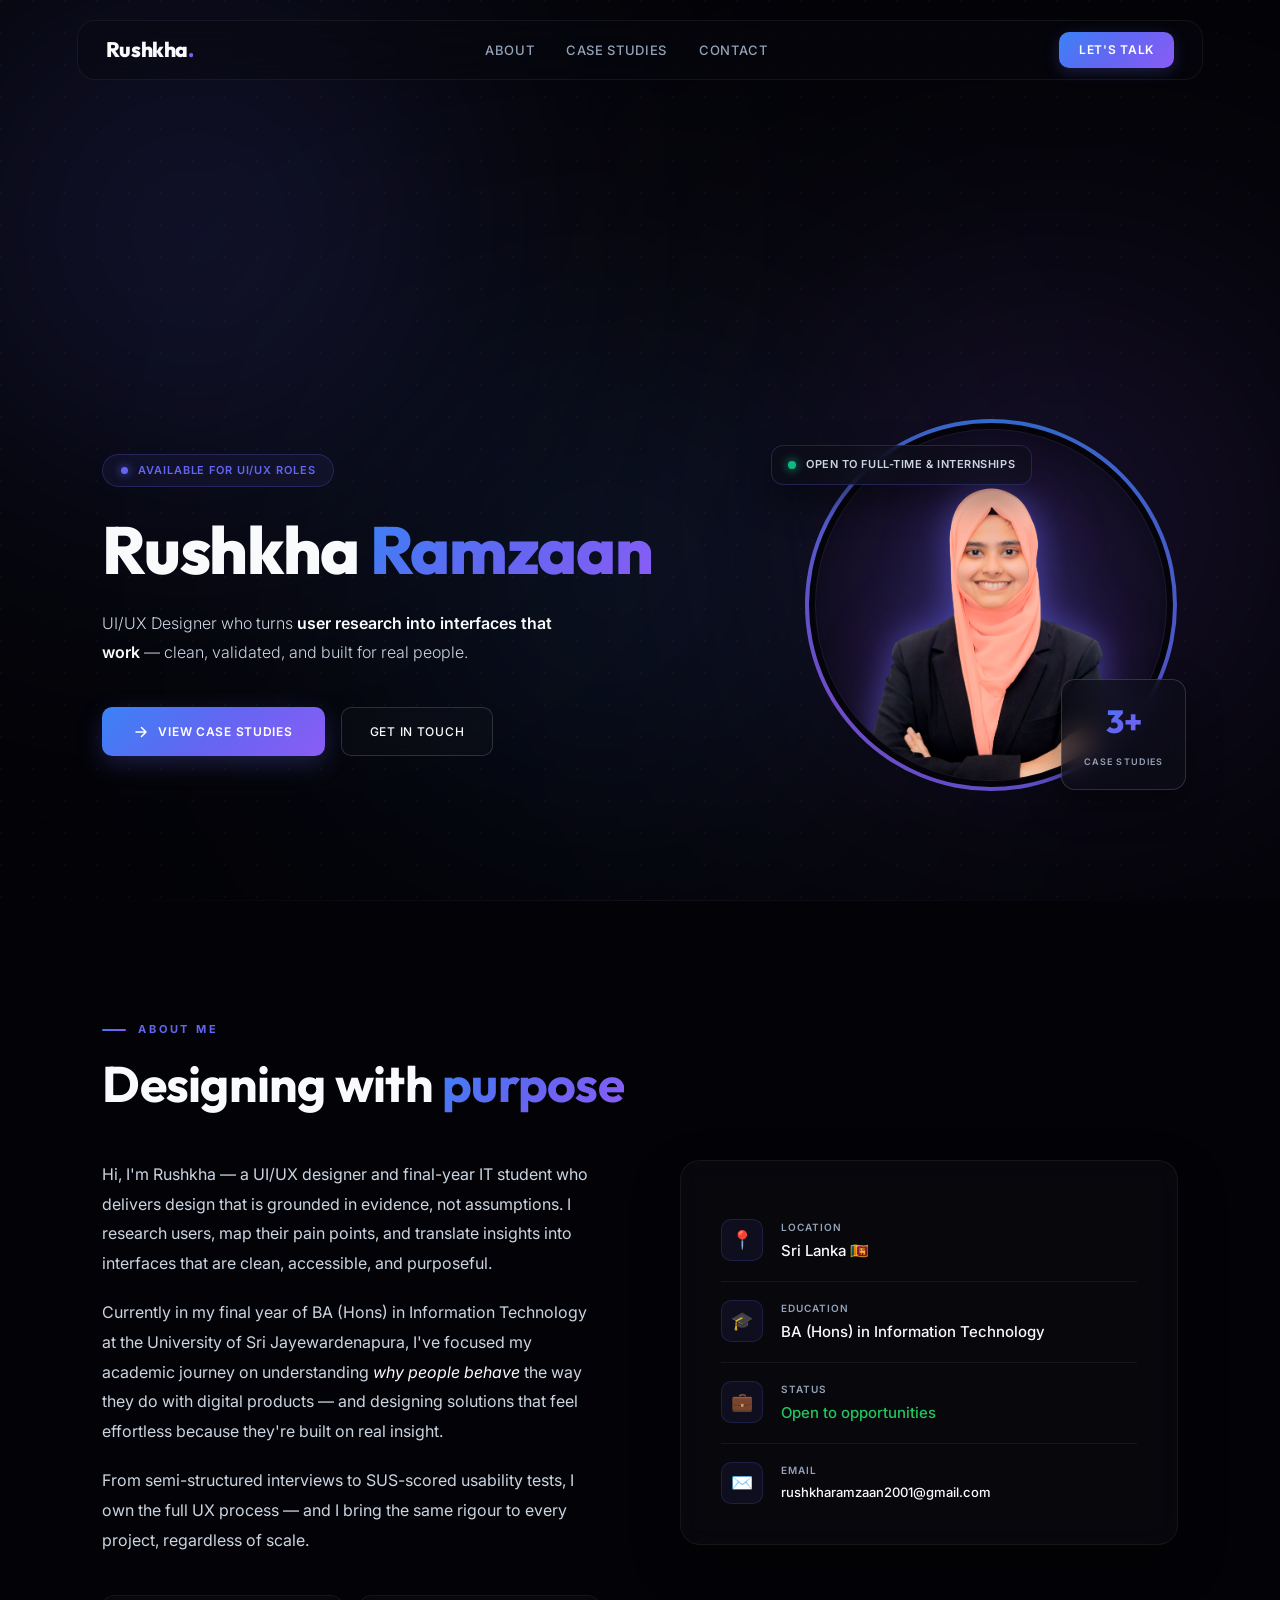
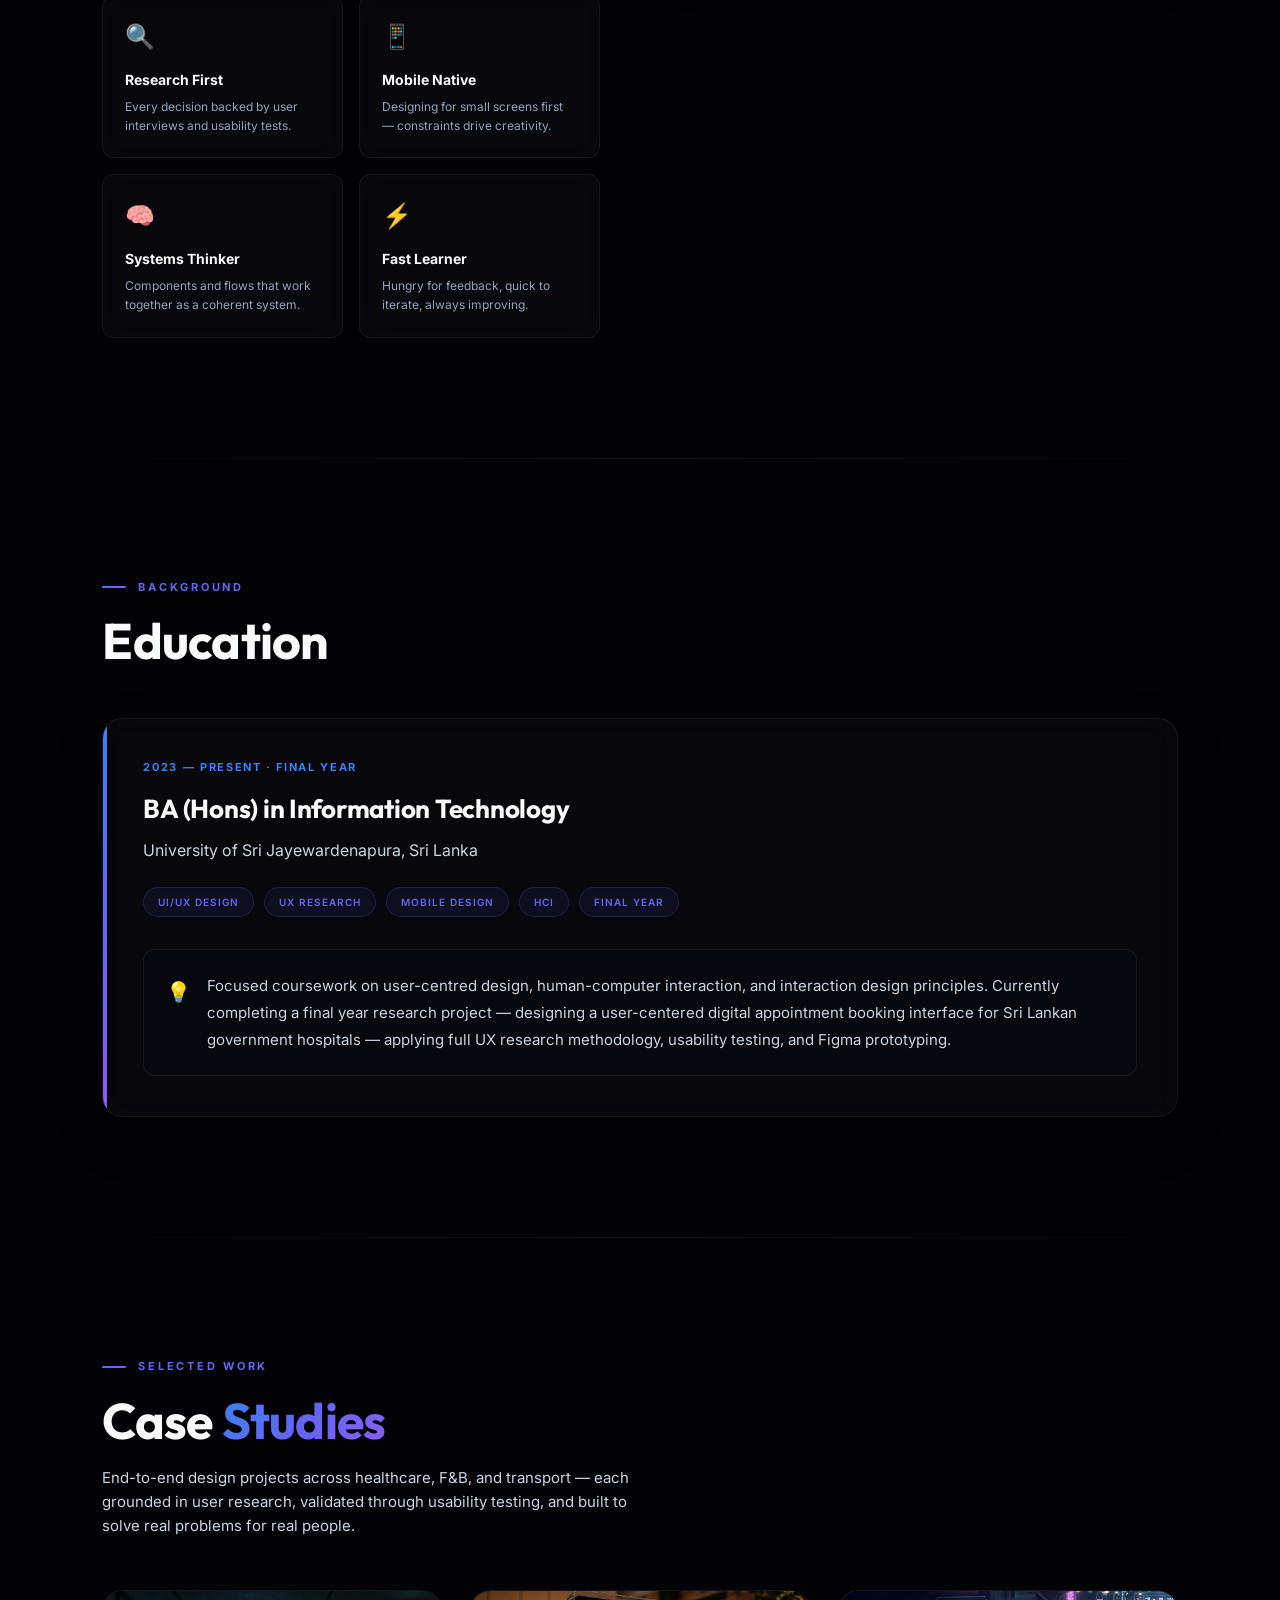
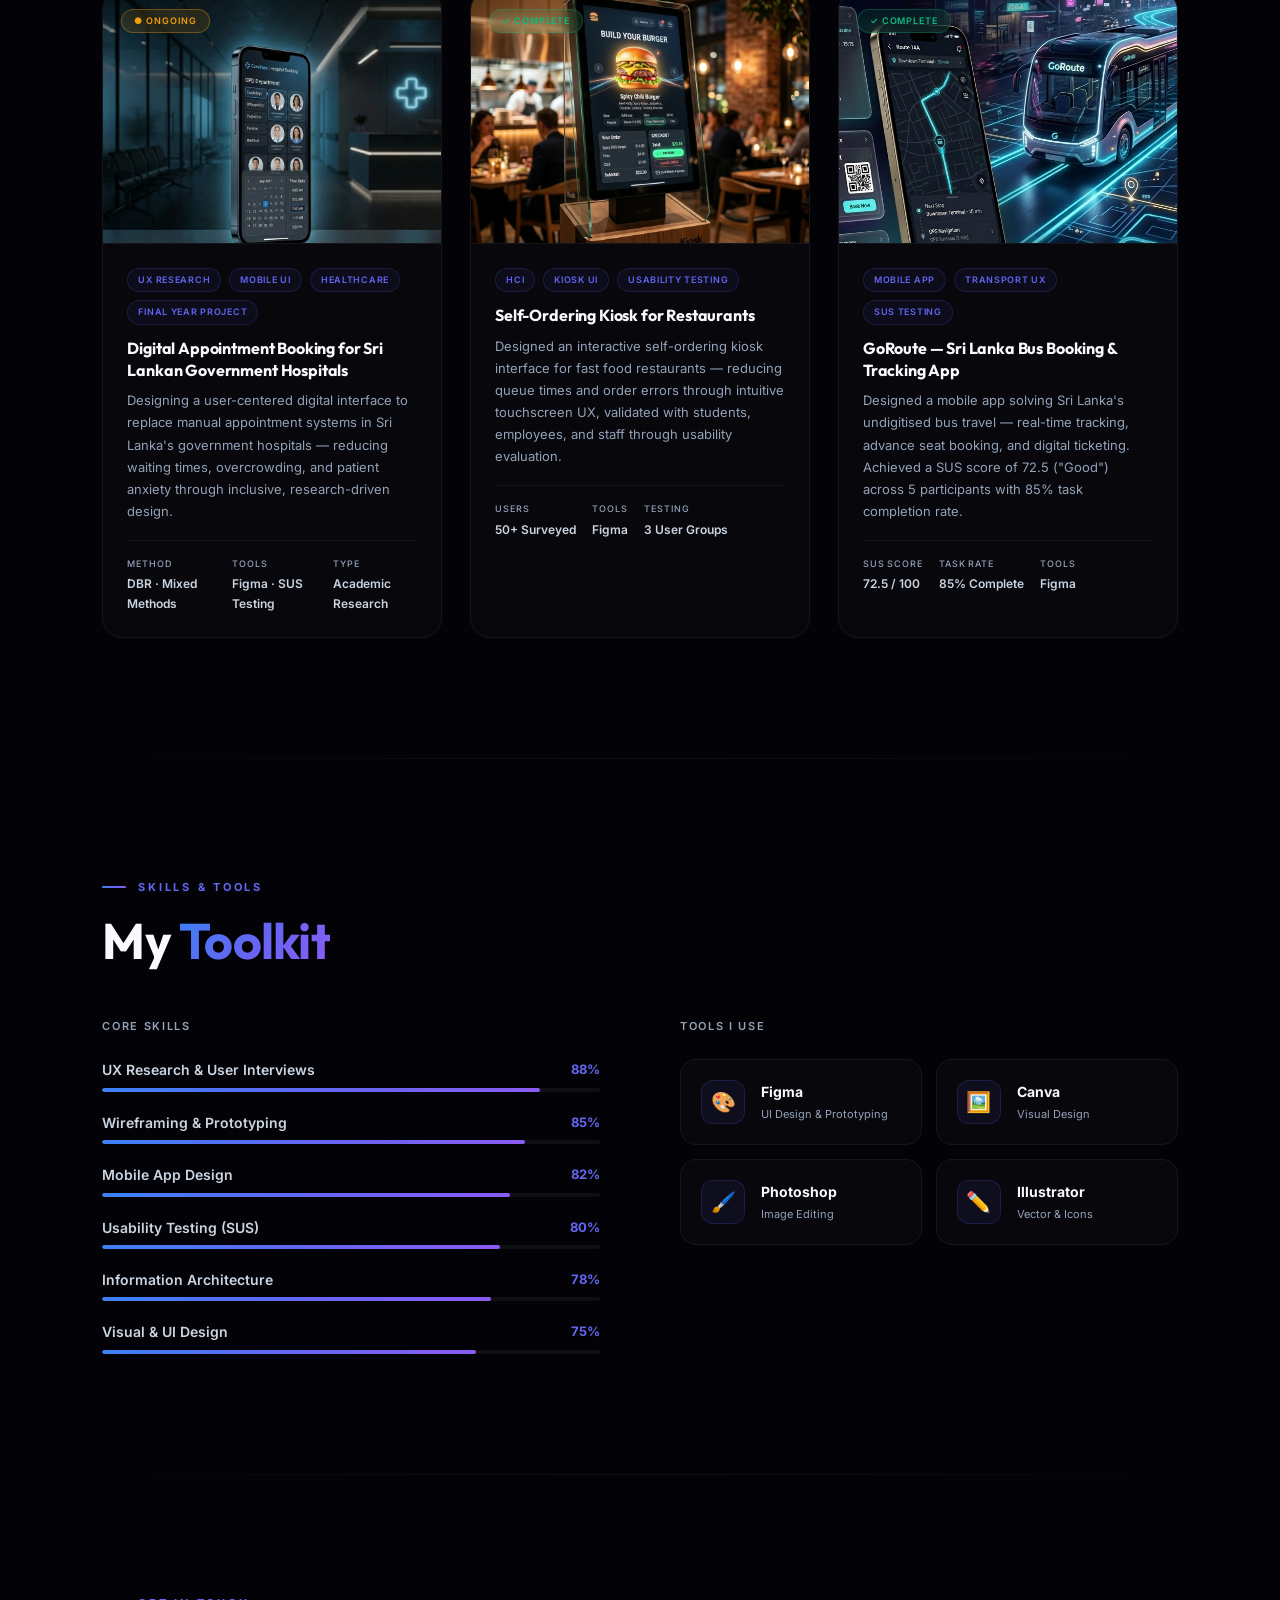
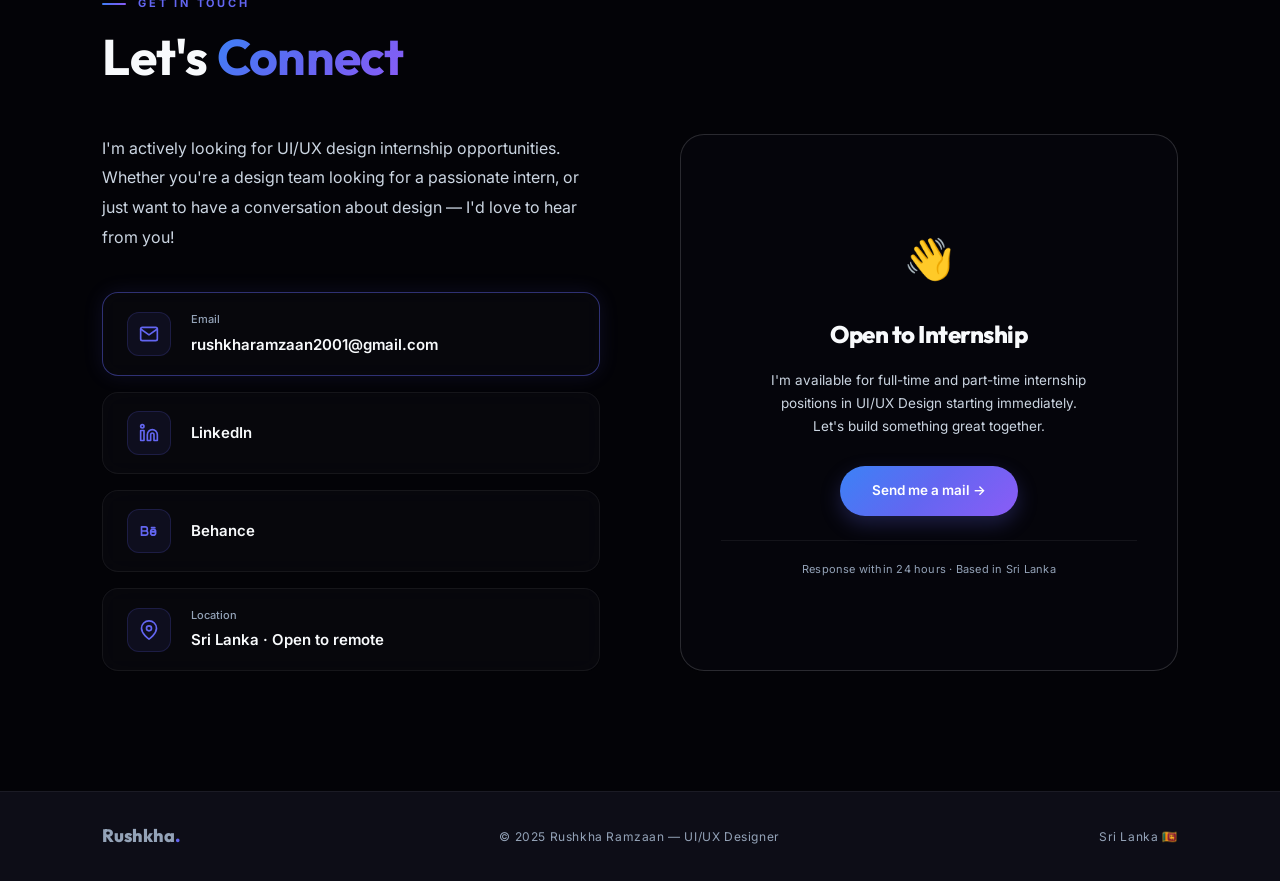
<file: index.html>
<!DOCTYPE html>
<html lang="en">

<head>
  <meta charset="UTF-8" />
  <meta name="viewport" content="width=device-width, initial-scale=1.0" />
  <title>Rushkha Ramzaan — UI/UX Designer</title>
  <link
    href="https://fonts.googleapis.com/css2?family=Inter:wght@300;400;500;600;700&family=Outfit:wght@300;400;500;600;700;800&display=swap"
    rel="stylesheet" />
  <link rel="stylesheet" href="assets/css/style.css" />
</head>

<body>

  <!-- AMBIENT BACKGROUND ORBS -->
  <div class="ambient-orbs-container">
    <div class="ambient-orb orb-indigo"></div>
    <div class="ambient-orb orb-purple"></div>
    <div class="ambient-orb orb-blue"></div>
  </div>

  <!-- NAV -->
  <nav>
    <a href="#hero" class="nav-logo">Rushkha<span>.</span></a>
    <ul class="nav-links">
      <li><a href="#about">About</a></li>
      <li><a href="#work">Case Studies</a></li>
      <li><a href="#contact">Contact</a></li>
    </ul>
    <a href="#contact" class="nav-cta">Let's Talk</a>
    <button class="menu-toggle" aria-label="Toggle Menu">
      <span class="hamburger-bar"></span>
      <span class="hamburger-bar"></span>
      <span class="hamburger-bar"></span>
    </button>
  </nav>

  <!-- HERO -->
  <section id="hero">
    <div class="glow-orb orb1"></div>
    <div class="glow-orb orb2"></div>
    <div class="hero-text">
      <div class="hero-chip"><span class="chip-dot"></span>Available for UI/UX Roles</div>
      <h1 class="hero-name">Rushkha <span class="acc">Ramzaan</span></h1>
      <p class="hero-sub">UI/UX Designer who turns <strong>user research into interfaces that work</strong> — clean,
        validated, and built for real people.</p>
      <div class="hero-actions">
        <a href="#work" class="btn-primary">
          <svg width="14" height="14" viewBox="0 0 14 14" fill="none">
            <path d="M2 7h10M7.5 2.5L12 7l-4.5 4.5" stroke="currentColor" stroke-width="1.5" stroke-linecap="round"
              stroke-linejoin="round" />
          </svg>
          View Case Studies
        </a>
        <a href="#contact" class="btn-ghost">Get in Touch</a>
      </div>
    </div>
    <div class="hero-photo-col">
      <div class="hero-circle-wrap">
        <div class="hero-circle-ring"></div>
        <div class="hero-circle-inner">
          <img src="assets/images/profile.png" alt="Rushkha Ramzaan" />
        </div>
        <div class="hero-open-badge"><span class="open-dot"></span>Open to Full-Time &amp; Internships</div>
        <div class="hero-stat-badge"><span class="stat-num">3+</span><span class="stat-label">Case Studies</span></div>
      </div>
    </div>
  </section>
  <div class="divider"></div>

  <!-- ABOUT -->
  <section id="about">
    <p class="sec-eye fade-up">About Me</p>
    <h2 class="sec-title fade-up">Designing with <span class="acc">purpose</span></h2>
    <div class="about-grid">
      <div>
        <div class="about-body fade-up d1">
          <p>Hi, I'm Rushkha — a UI/UX designer and final-year IT student who delivers design that is grounded in
            evidence, not assumptions. I research users, map their pain points, and translate insights into interfaces
            that are clean, accessible, and purposeful.</p>
          <p>Currently in my final year of BA (Hons) in Information Technology at the University of Sri Jayewardenapura,
            I've focused my academic journey on understanding <em style="color:var(--text)">why people behave</em> the
            way they do with digital products — and designing solutions that feel effortless because they're built on
            real insight.</p>
          <p>From semi-structured interviews to SUS-scored usability tests, I own the full UX process — and I bring the
            same rigour to every project, regardless of scale.</p>
        </div>
        <div class="highlight-grid fade-up d2">
          <div class="hl-card">
            <div class="hl-icon">🔍</div>
            <div class="hl-title">Research First</div>
            <div class="hl-text">Every decision backed by user interviews and usability tests.</div>
          </div>
          <div class="hl-card">
            <div class="hl-icon">📱</div>
            <div class="hl-title">Mobile Native</div>
            <div class="hl-text">Designing for small screens first — constraints drive creativity.</div>
          </div>
          <div class="hl-card">
            <div class="hl-icon">🧠</div>
            <div class="hl-title">Systems Thinker</div>
            <div class="hl-text">Components and flows that work together as a coherent system.</div>
          </div>
          <div class="hl-card">
            <div class="hl-icon">⚡</div>
            <div class="hl-title">Fast Learner</div>
            <div class="hl-text">Hungry for feedback, quick to iterate, always improving.</div>
          </div>
        </div>
      </div>
      <div class="fade-up d2">
        <div class="about-info-card">
          <div class="info-row">
            <div class="info-icon">📍</div>
            <div>
              <div class="info-label">Location</div>
              <div class="info-val">Sri Lanka 🇱🇰</div>
            </div>
          </div>
          <div class="info-row">
            <div class="info-icon">🎓</div>
            <div>
              <div class="info-label">Education</div>
              <div class="info-val">BA (Hons) in Information Technology</div>
            </div>
          </div>
          <div class="info-row">
            <div class="info-icon">💼</div>
            <div>
              <div class="info-label">Status</div>
              <div class="info-val" style="color:#22c55e">Open to opportunities</div>
            </div>
          </div>
          <div class="info-row">
            <div class="info-icon">✉️</div>
            <div>
              <div class="info-label">Email</div>
              <div class="info-val" style="font-size:13px">rushkharamzaan2001@gmail.com</div>
            </div>
          </div>
        </div>
      </div>
    </div>
  </section>
  <div class="divider"></div>

  <!-- EDUCATION -->
  <section id="education">
    <p class="sec-eye fade-up">Background</p>
    <h2 class="sec-title fade-up">Education</h2>
    <div class="edu-card fade-up d1">
      <div class="edu-year">2023 — Present · Final Year</div>
      <div class="edu-degree">BA (Hons) in Information Technology</div>
      <div class="edu-uni">University of Sri Jayewardenapura, Sri Lanka</div>
      <div class="edu-tags">
        <span class="edu-tag">UI/UX Design</span><span class="edu-tag">UX Research</span>
        <span class="edu-tag">Mobile Design</span><span class="edu-tag">HCI</span><span class="edu-tag">Final
          Year</span>
      </div>
      <div class="edu-note">
        <span style="font-size:20px;flex-shrink:0;margin-top:2px">💡</span>
        <span>Focused coursework on user-centred design, human-computer interaction, and interaction design principles.
          Currently completing a final year research project — designing a user-centered digital appointment booking
          interface for Sri Lankan government hospitals — applying full UX research methodology, usability testing, and
          Figma prototyping.</span>
      </div>
    </div>
  </section>
  <div class="divider"></div>

  <!-- WORK -->
  <section id="work">
    <p class="sec-eye fade-up">Selected Work</p>
    <h2 class="sec-title fade-up">Case <span class="acc">Studies</span></h2>
    <p class="fade-up" style="color:var(--text-dim);font-size:15px;max-width:560px;margin-bottom:52px;margin-top:12px">
      End-to-end design projects across healthcare, F&amp;B, and transport — each grounded in user research, validated
      through usability testing, and built to solve real problems for real people.</p>

    <div class="case-grid">

      <!-- CARD 1: Hospital Booking -->
      <div class="case-card fade-up" style="cursor: default;">
        <div class="case-cover" style="padding: 0;">
          <img src="assets/images/hospital_cover_new.png" alt="Hospital Booking Cover" class="case-cover-img" />
          <div class="case-status status-ongoing">● Ongoing</div>
        </div>
        <div class="case-info">
          <div class="ctags">
            <span class="ctag">UX Research</span>
            <span class="ctag">Mobile UI</span>
            <span class="ctag">Healthcare</span>
            <span class="ctag">Final Year Project</span>
          </div>
          <p class="case-name">Digital Appointment Booking for Sri Lankan Government Hospitals</p>
          <p class="case-desc">Designing a user-centered digital interface to replace manual appointment systems in Sri
            Lanka's government hospitals — reducing waiting times, overcrowding, and patient anxiety through inclusive,
            research-driven design.</p>
          <div class="case-meta">
            <div class="meta-item">
              <div class="meta-label">Method</div>
              <div class="meta-val">DBR · Mixed Methods</div>
            </div>
            <div class="meta-item">
              <div class="meta-label">Tools</div>
              <div class="meta-val">Figma · SUS Testing</div>
            </div>
            <div class="meta-item">
              <div class="meta-label">Type</div>
              <div class="meta-val">Academic Research</div>
            </div>
          </div>
        </div>
      </div>

      <!-- CARD 2: Kiosk -->
      <a href="case_study2.html" class="case-card fade-up d1">
        <div class="case-cover" style="padding: 0;">
          <img src="assets/images/kiosk_cover_new.png" alt="Self-Ordering Kiosk Cover" class="case-cover-img" />
          <div class="case-arrow">↗</div>
          <div class="case-status status-complete">✓ Complete</div>
        </div>
        <div class="case-info">
          <div class="ctags">
            <span class="ctag">HCI</span>
            <span class="ctag">Kiosk UI</span>
            <span class="ctag">Usability Testing</span>
          </div>
          <p class="case-name">Self-Ordering Kiosk for Restaurants</p>
          <p class="case-desc">Designed an interactive self-ordering kiosk interface for fast food restaurants —
            reducing queue times and order errors through intuitive touchscreen UX, validated with students, employees,
            and staff through usability evaluation.</p>
          <div class="case-meta">
            <div class="meta-item">
              <div class="meta-label">Users</div>
              <div class="meta-val">50+ Surveyed</div>
            </div>
            <div class="meta-item">
              <div class="meta-label">Tools</div>
              <div class="meta-val">Figma</div>
            </div>
            <div class="meta-item">
              <div class="meta-label">Testing</div>
              <div class="meta-val">3 User Groups</div>
            </div>
          </div>
        </div>
      </a>

      <!-- CARD 3: GoRoute -->
      <a href="case_study3.html" class="case-card fade-up d2">
        <div class="case-cover" style="padding: 0;">
          <img src="assets/images/goroute_cover.png" alt="GoRoute App Cover" class="case-cover-img" />
          <div class="case-arrow">↗</div>
          <div class="case-status status-complete">✓ Complete</div>
        </div>
        <div class="case-info">
          <div class="ctags">
            <span class="ctag">Mobile App</span>
            <span class="ctag">Transport UX</span>
            <span class="ctag">SUS Testing</span>
          </div>
          <p class="case-name">GoRoute — Sri Lanka Bus Booking &amp; Tracking App</p>
          <p class="case-desc">Designed a mobile app solving Sri Lanka's undigitised bus travel — real-time tracking,
            advance seat booking, and digital ticketing. Achieved a SUS score of 72.5 ("Good") across 5 participants
            with 85% task completion rate.</p>
          <div class="case-meta">
            <div class="meta-item">
              <div class="meta-label">SUS Score</div>
              <div class="meta-val">72.5 / 100</div>
            </div>
            <div class="meta-item">
              <div class="meta-label">Task Rate</div>
              <div class="meta-val">85% Complete</div>
            </div>
            <div class="meta-item">
              <div class="meta-label">Tools</div>
              <div class="meta-val">Figma</div>
            </div>
          </div>
        </div>
      </a>

    </div>
  </section>
  <div class="divider"></div>

  <!-- SKILLS -->
  <section id="skills">
    <p class="sec-eye fade-up">Skills &amp; Tools</p>
    <h2 class="sec-title fade-up">My <span class="acc">Toolkit</span></h2>
    <div class="skills-layout">
      <div class="fade-up d1">
        <p class="sg-title">Core Skills</p>
        <div class="skill-bars">
          <div>
            <div class="skill-top"><span class="skill-name">UX Research &amp; User Interviews</span><span
                class="skill-pct">88%</span></div>
            <div class="skill-track">
              <div class="skill-fill" data-w="88%"></div>
            </div>
          </div>
          <div>
            <div class="skill-top"><span class="skill-name">Wireframing &amp; Prototyping</span><span
                class="skill-pct">85%</span></div>
            <div class="skill-track">
              <div class="skill-fill" data-w="85%"></div>
            </div>
          </div>
          <div>
            <div class="skill-top"><span class="skill-name">Mobile App Design</span><span class="skill-pct">82%</span>
            </div>
            <div class="skill-track">
              <div class="skill-fill" data-w="82%"></div>
            </div>
          </div>
          <div>
            <div class="skill-top"><span class="skill-name">Usability Testing (SUS)</span><span
                class="skill-pct">80%</span></div>
            <div class="skill-track">
              <div class="skill-fill" data-w="80%"></div>
            </div>
          </div>
          <div>
            <div class="skill-top"><span class="skill-name">Information Architecture</span><span
                class="skill-pct">78%</span></div>
            <div class="skill-track">
              <div class="skill-fill" data-w="78%"></div>
            </div>
          </div>
          <div>
            <div class="skill-top"><span class="skill-name">Visual &amp; UI Design</span><span
                class="skill-pct">75%</span></div>
            <div class="skill-track">
              <div class="skill-fill" data-w="75%"></div>
            </div>
          </div>
        </div>
      </div>
      <div class="fade-up d2">
        <p class="sg-title">Tools I Use</p>
        <div class="tools-grid">
          <div class="tool-card">
            <div class="tool-icon">🎨</div>
            <div>
              <div class="tool-name">Figma</div>
              <div class="tool-role">UI Design &amp; Prototyping</div>
            </div>
          </div>
          <div class="tool-card">
            <div class="tool-icon">🖼️</div>
            <div>
              <div class="tool-name">Canva</div>
              <div class="tool-role">Visual Design</div>
            </div>
          </div>
          <div class="tool-card">
            <div class="tool-icon">🖌️</div>
            <div>
              <div class="tool-name">Photoshop</div>
              <div class="tool-role">Image Editing</div>
            </div>
          </div>
          <div class="tool-card">
            <div class="tool-icon">✏️</div>
            <div>
              <div class="tool-name">Illustrator</div>
              <div class="tool-role">Vector &amp; Icons</div>
            </div>
          </div>
        </div>
      </div>
    </div>
  </section>
  <div class="divider"></div>

  <!-- CONTACT -->
  <section id="contact">
    <p class="sec-eye fade-up">GET IN TOUCH</p>
    <h2 class="sec-title fade-up">Let's <span class="acc">Connect</span></h2>
    <div class="contact-grid">
      <div class="fade-up d1">
        <p class="contact-tagline">I'm actively looking for UI/UX design internship opportunities. Whether you're a
          design team looking for a passionate intern, or just want to have a conversation about design — I'd love to
          hear from you!</p>
        <div class="contact-cards">
          <!-- Email Card -->
          <div class="contact-card active">
            <div class="ccard-icon-wrap">
              <svg width="20" height="20" viewBox="0 0 24 24" fill="none" stroke="currentColor" stroke-width="2"
                stroke-linecap="round" stroke-linejoin="round">
                <path d="M4 4h16c1.1 0 2 .9 2 2v12c0 1.1-.9 2-2 2H4c-1.1 0-2-.9-2-2V6c0-1.1.9-2 2-2z"></path>
                <polyline points="22,6 12,13 2,6"></polyline>
              </svg>
            </div>
            <div class="ccard-text">
              <span class="ccard-label">Email</span>
              <a href="mailto:rushkharamzaan2001@gmail.com" class="ccard-value">rushkharamzaan2001@gmail.com</a>
            </div>
          </div>
          <!-- LinkedIn Card -->
          <div class="contact-card">
            <div class="ccard-icon-wrap">
              <svg width="20" height="20" viewBox="0 0 24 24" fill="none" stroke="currentColor" stroke-width="2"
                stroke-linecap="round" stroke-linejoin="round">
                <path d="M16 8a6 6 0 0 1 6 6v7h-4v-7a2 2 0 0 0-2-2 2 2 0 0 0-2 2v7h-4v-7a6 6 0 0 1 6-6z"></path>
                <rect x="2" y="9" width="4" height="12"></rect>
                <circle cx="4" cy="4" r="2"></circle>
              </svg>
            </div>
            <div class="ccard-text">
              <a href="https://www.linkedin.com/in/rushkha-ramzaan" class="ccard-value" target="_blank">LinkedIn</a>
            </div>
          </div>
          <!-- Behance Card -->
          <div class="contact-card">
            <div class="ccard-icon-wrap">
              <svg width="20" height="20" viewBox="0 0 24 24" fill="none" stroke="currentColor" stroke-width="2"
                stroke-linecap="round" stroke-linejoin="round">
                <path d="M3 7h4.5a2.5 2.5 0 0 1 0 5H3V7zm0 5h5a2.5 2.5 0 0 1 0 5H3v-5z" />
                <path d="M14 13h6a3 3 0 0 0-6 0v1a3 3 0 0 0 6 0" />
                <path d="M15 8h4" />
              </svg>
            </div>
            <div class="ccard-text">
              <a href="https://www.behance.net/rushkharamzaan" class="ccard-value" target="_blank">Behance</a>
            </div>
          </div>
          <!-- Location Card -->
          <div class="contact-card">
            <div class="ccard-icon-wrap">
              <svg width="20" height="20" viewBox="0 0 24 24" fill="none" stroke="currentColor" stroke-width="2"
                stroke-linecap="round" stroke-linejoin="round">
                <path d="M21 10c0 7-9 13-9 13s-9-6-9-13a9 9 0 0 1 18 0z"></path>
                <circle cx="12" cy="10" r="3"></circle>
              </svg>
            </div>
            <div class="ccard-text">
              <span class="ccard-label">Location</span>
              <span class="ccard-value">Sri Lanka · Open to remote</span>
            </div>
          </div>
        </div>
      </div>
      <div class="fade-up d2">
        <div class="internship-card">
          <div class="wave-emoji-wrap">
            <span class="wave-emoji">👋</span>
          </div>
          <h3 class="intern-title">Open to Internship</h3>
          <p class="intern-desc">I'm available for full-time and part-time internship positions in UI/UX Design starting
            immediately. Let's build something great together.</p>
          <a href="mailto:rushkharamzaan2001@gmail.com" class="btn-email-cta">Send me a mail →</a>
          <hr class="intern-divider">
          <p class="intern-footer">Response within 24 hours · Based in Sri Lanka</p>
        </div>
      </div>
    </div>
  </section>

  <!-- FOOTER -->
  <footer>
    <span class="footer-logo">Rushkha<span>.</span></span>
    <span class="footer-copy">© 2025 Rushkha Ramzaan — UI/UX Designer</span>
    <span class="footer-copy">Sri Lanka 🇱🇰</span>
  </footer>

  <script src="assets/js/script.js" defer></script>
</body>

</html>
</file>
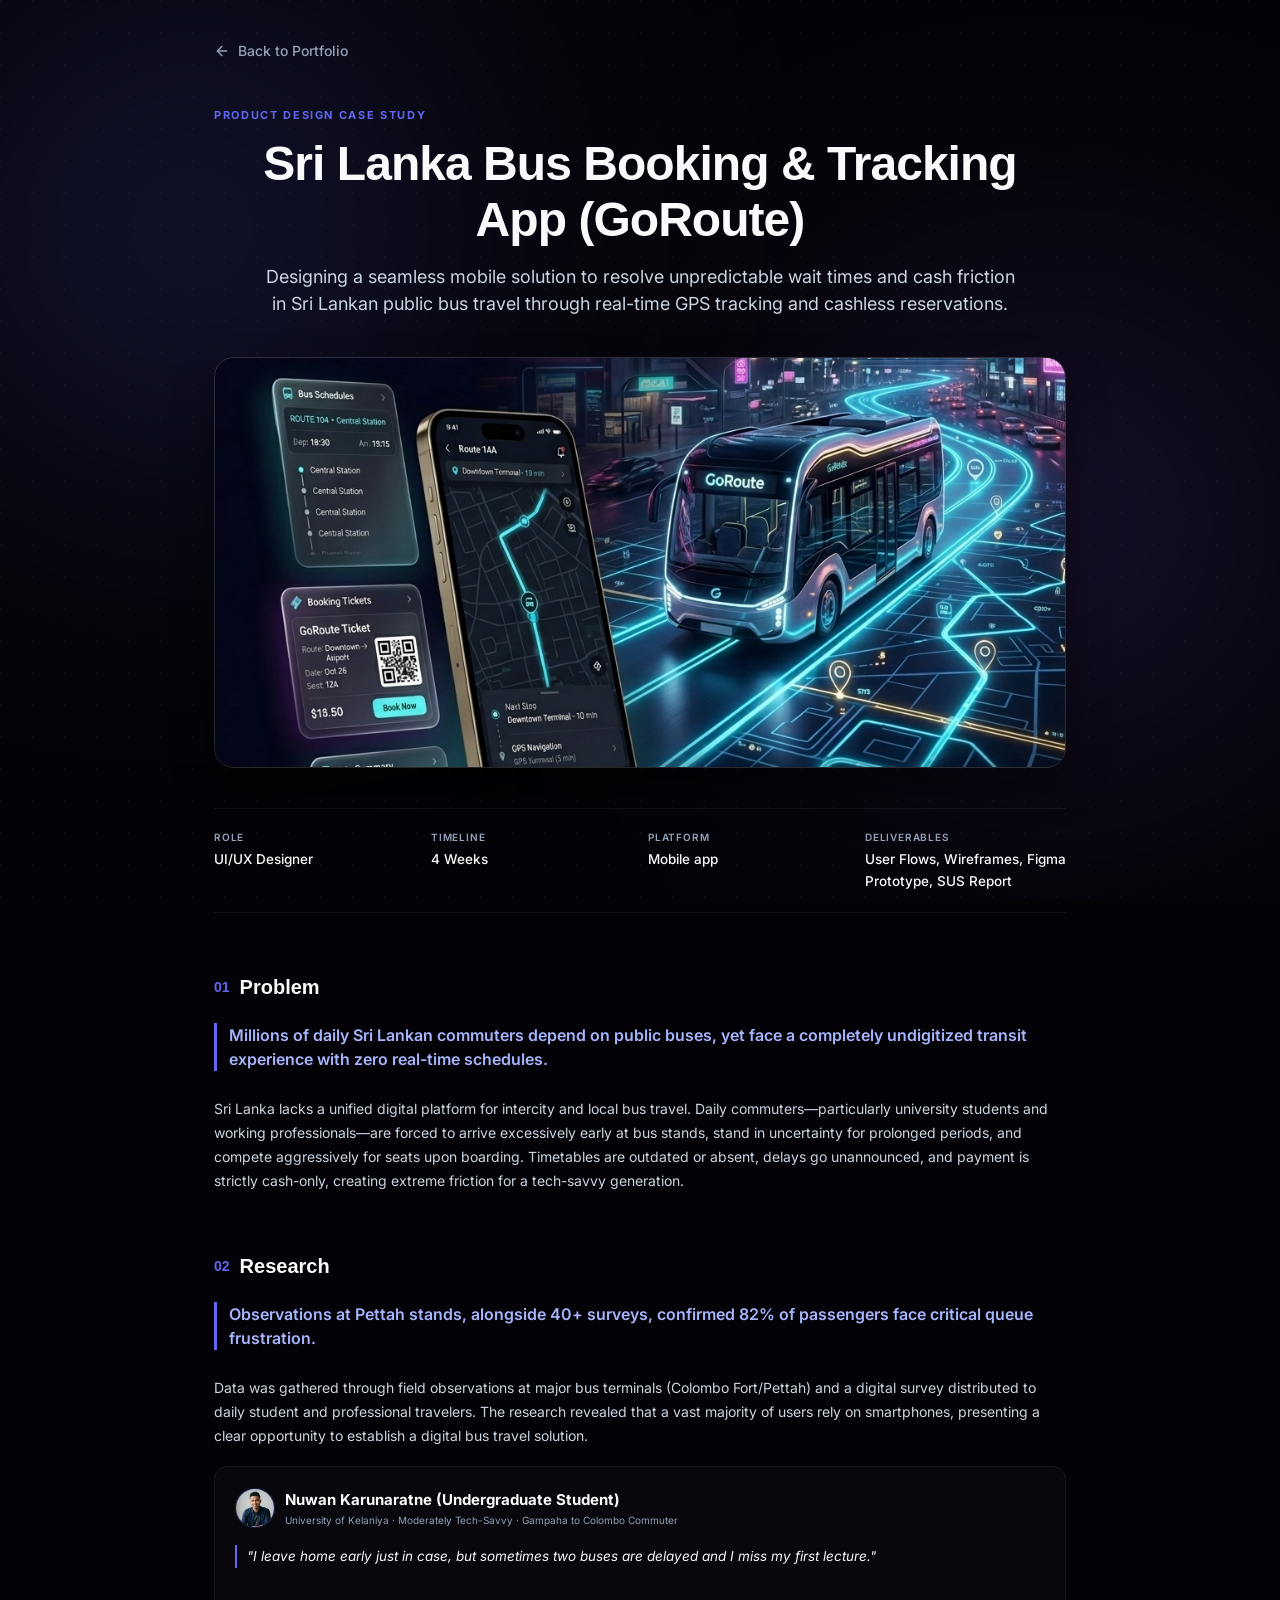
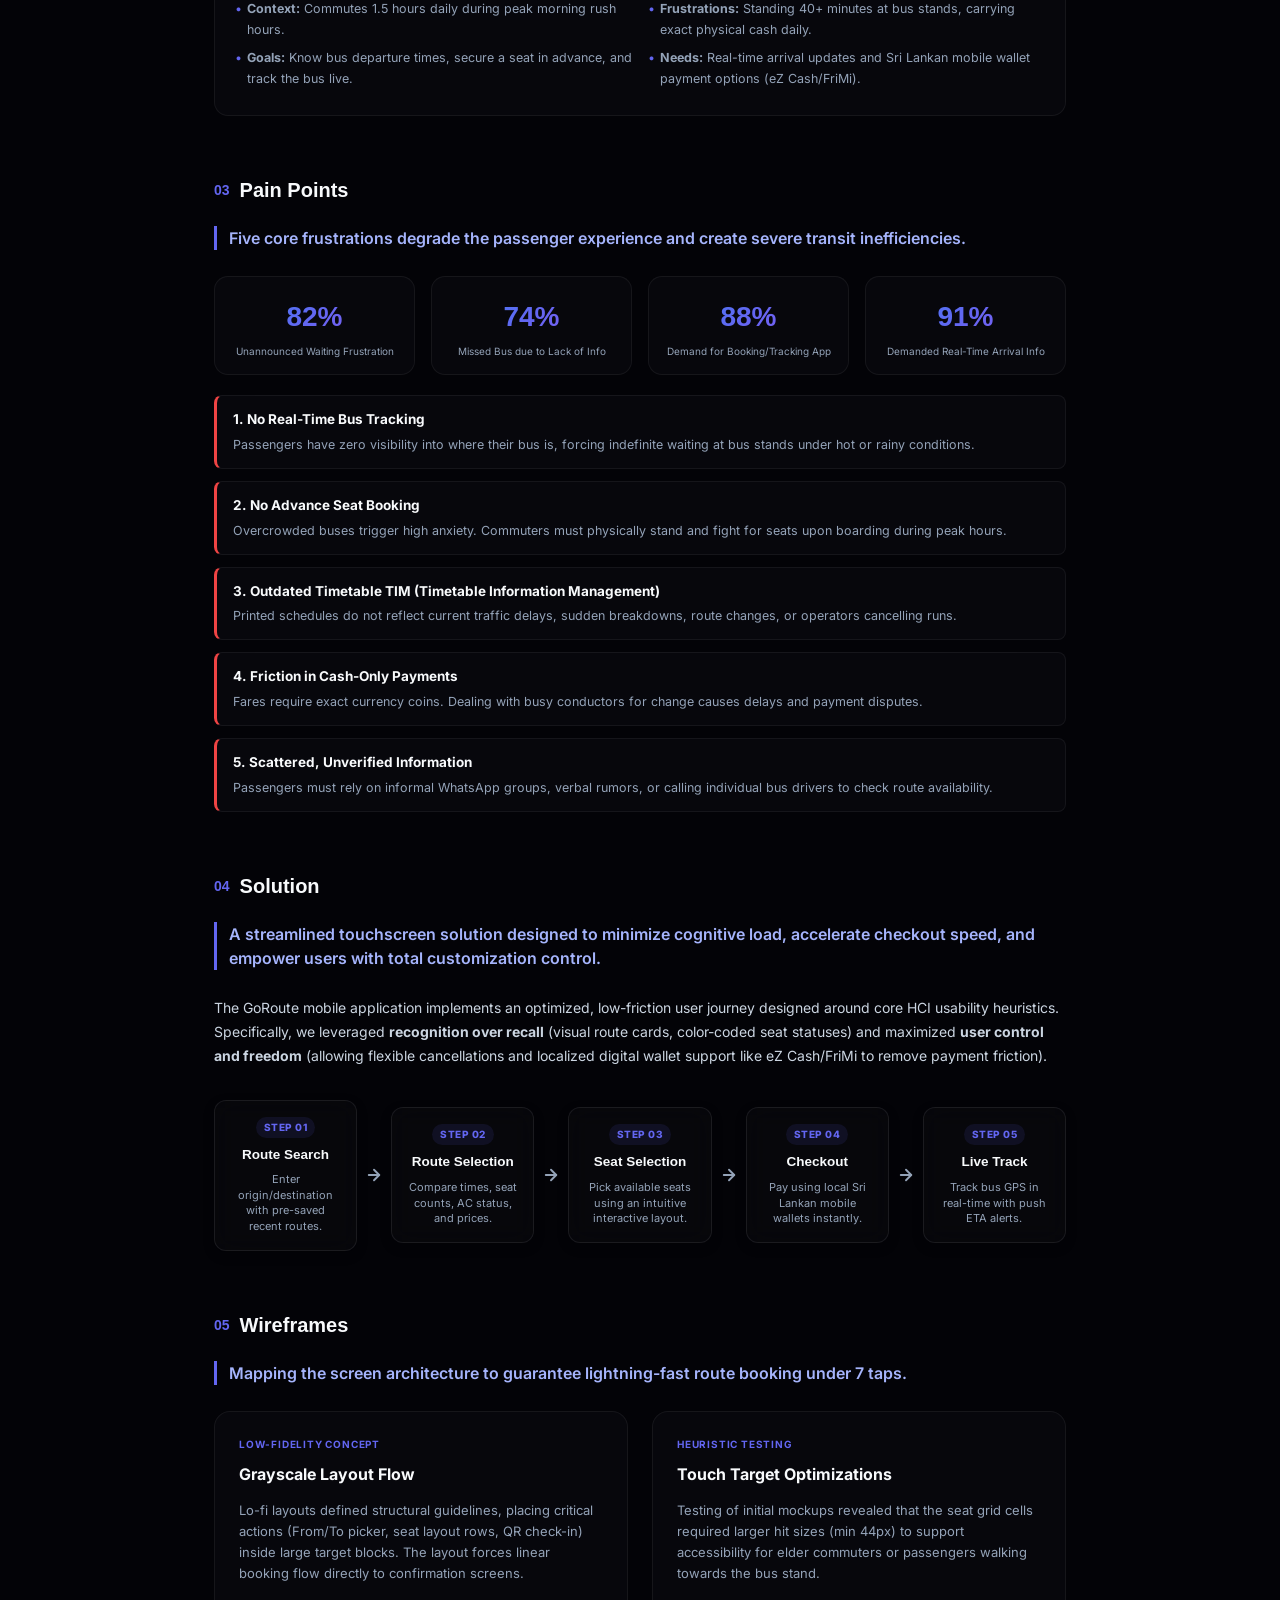
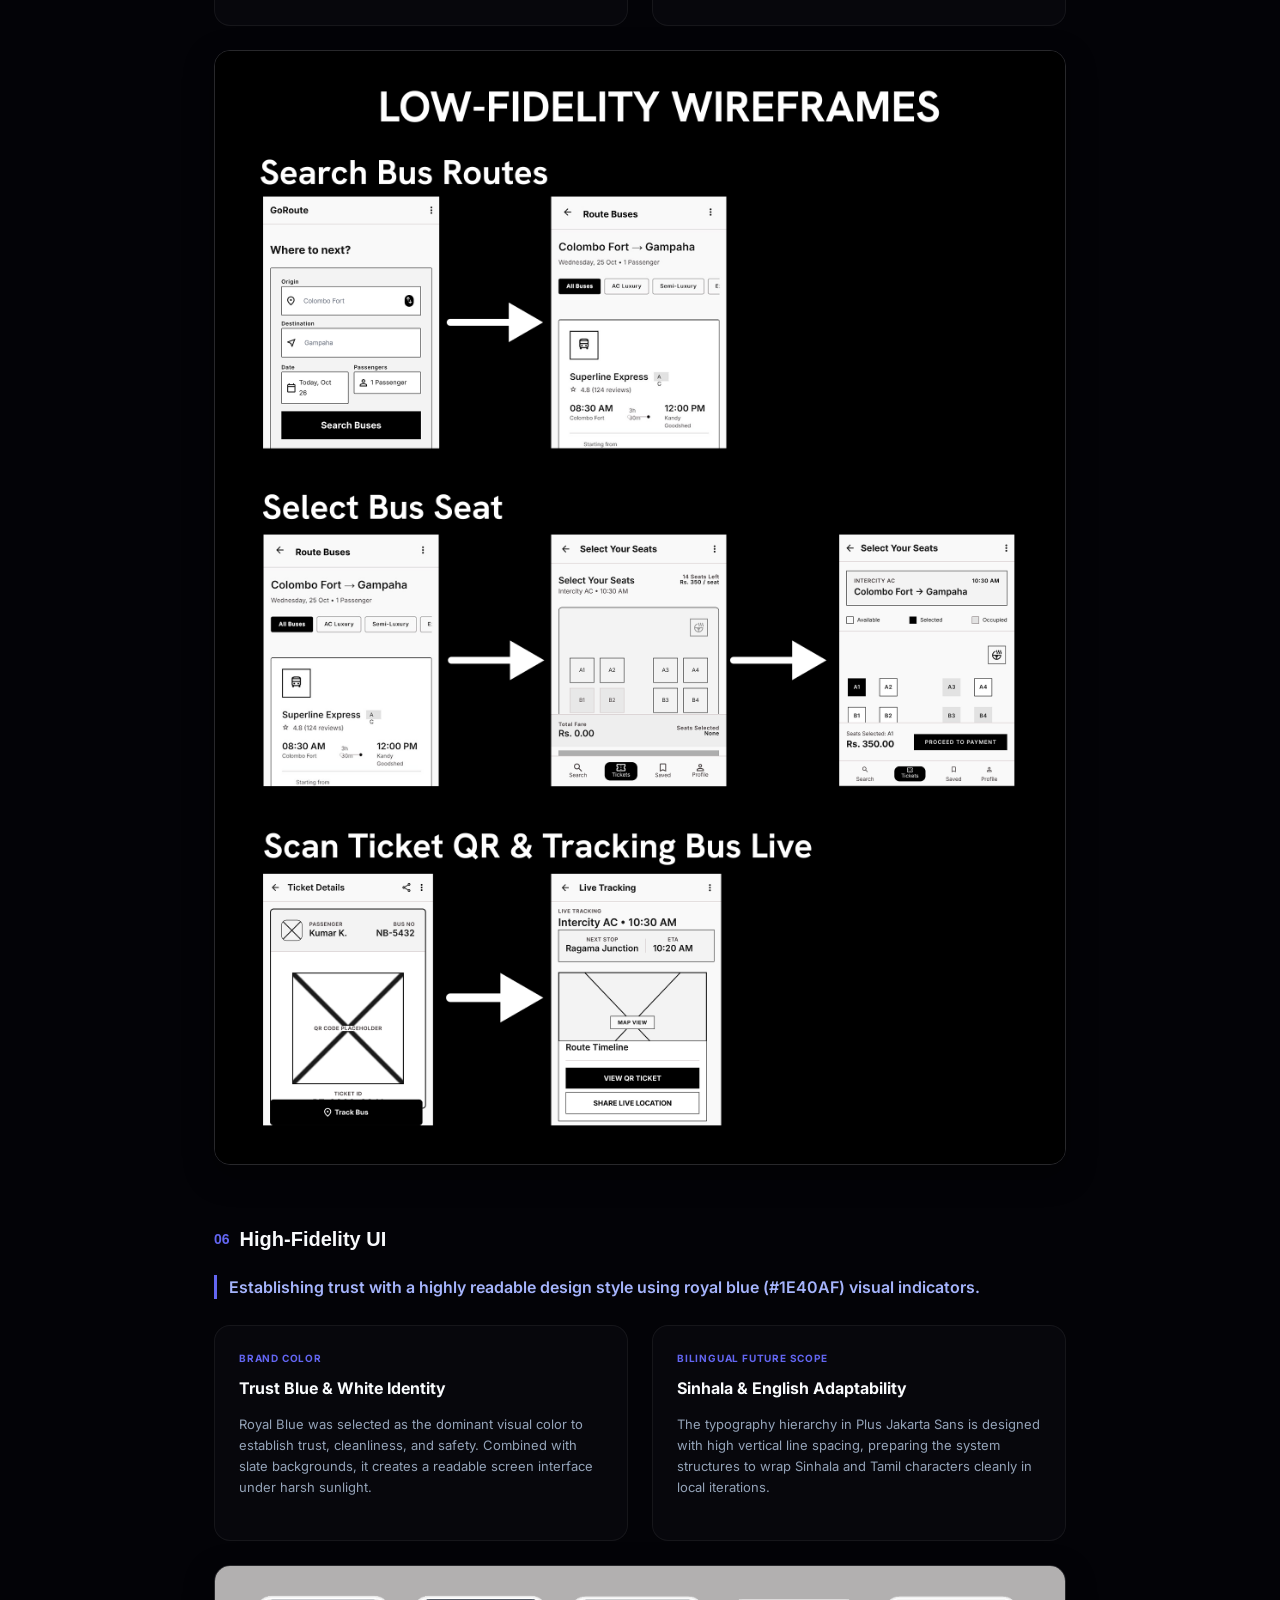
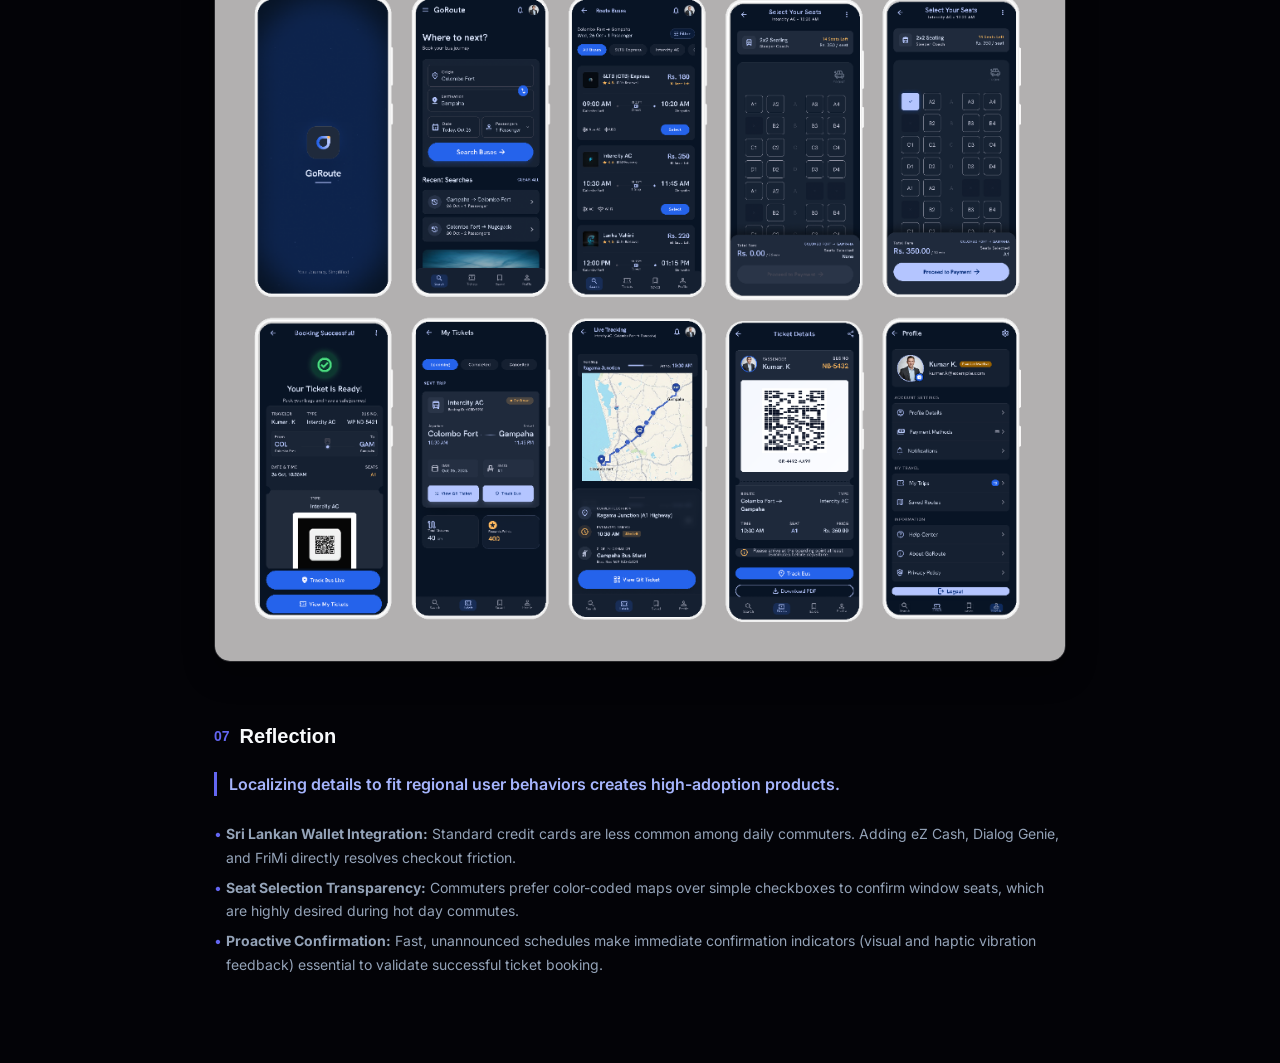
<file: case_study3.html>
<!DOCTYPE html>
<html lang="en">

<head>
    <meta charset="UTF-8" />
    <meta name="viewport" content="width=device-width, initial-scale=1.0" />
    <title>Case Study: Sri Lanka Bus Booking & Tracking App (GoRoute) — Rushkha Ramzaan</title>
    <link
        href="https://fonts.googleapis.com/css2?family=Inter:wght@300;400;500;600;700&family=Outfit:wght@300;400;500;600;700;800&display=swap"
        rel="stylesheet" />
    <link rel="stylesheet" href="assets/css/style.css" />
    <style>
        /* Custom styles for Case Study page */
        body {
            padding-top: 40px;
        }

        .case-container {
            max-width: 900px;
            margin: 0 auto;
            padding: 0 24px 80px;
        }

        .back-nav {
            margin-bottom: 40px;
        }

        .btn-back {
            display: inline-flex;
            align-items: center;
            gap: 8px;
            color: var(--text-muted);
            text-decoration: none;
            font-size: 14px;
            font-weight: 500;
            transition: color 0.3s ease;
        }

        .btn-back:hover {
            color: var(--primary-indigo);
        }

        /* Header Section */
        .case-header {
            margin-bottom: 40px;
            text-align: center;
        }

        .case-category {
            font-size: 11px;
            font-weight: 700;
            letter-spacing: 0.15em;
            text-transform: uppercase;
            color: var(--primary-indigo);
            margin-bottom: 12px;
            display: block;
            text-align: left;
        }

        .case-title {
            font-family: 'Plus Jakarta Sans', sans-serif;
            font-size: clamp(32px, 5vw, 48px);
            font-weight: 800;
            line-height: 1.15;
            color: var(--text);
            margin-bottom: 16px;
            letter-spacing: -0.02em;
            text-align: center;
        }

        .case-subtitle {
            font-size: 18px;
            color: var(--text-dim);
            line-height: 1.5;
            max-width: 750px;
            margin: 0 auto 38px;
            text-align: center;
        }

        /* Meta Details Grid */
        .case-meta-grid {
            display: grid;
            grid-template-columns: repeat(auto-fit, minmax(180px, 1fr));
            gap: 16px;
            border-top: 1px solid var(--border);
            border-bottom: 1px solid var(--border);
            padding: 20px 0;
            margin-bottom: 58px;
        }

        .meta-card {
            display: flex;
            flex-direction: column;
            gap: 4px;
        }

        .meta-label {
            font-size: 10px;
            font-weight: 600;
            text-transform: uppercase;
            letter-spacing: 0.08em;
            color: var(--text-muted);
        }

        .meta-val {
            font-size: 13.5px;
            color: var(--text);
            font-weight: 500;
        }

        /* Cover Image Styling */
        .case-cover-container {
            width: 100%;
            border-radius: 20px;
            overflow: hidden;
            border: 1px solid var(--border-bright);
            margin-bottom: 40px;
            box-shadow: 0 20px 40px rgba(0, 0, 0, 0.4);
        }

        .case-cover-img {
            width: 100%;
            height: auto;
            display: block;
            object-fit: cover;
            transition: transform 0.5s var(--ease-smooth);
        }

        .case-cover-container:hover .case-cover-img {
            transform: scale(1.02);
        }

        /* Section Layout */
        .case-section {
            padding: 0;
            margin-top: 58px;
            margin-bottom: 58px;
        }

        .section-title {
            font-family: 'Plus Jakarta Sans', sans-serif;
            font-size: 20px;
            font-weight: 700;
            color: var(--text);
            margin-top: 0;
            margin-bottom: 20px;
            display: flex;
            align-items: center;
            gap: 10px;
        }

        .section-number {
            font-size: 14px;
            color: var(--primary-indigo);
            font-weight: 800;
        }

        .section-headline {
            font-size: 16px;
            font-weight: 600;
            line-height: 1.5;
            color: #a5b4fc;
            margin-bottom: 26px;
            border-left: 3px solid var(--primary-indigo);
            padding-left: 12px;
        }

        .section-content {
            font-size: 14px;
            line-height: 1.7;
            color: var(--text-dim);
        }

        .section-content p {
            margin-bottom: 18px;
        }

        /* Metrics Row */
        .metrics-row {
            display: grid;
            grid-template-columns: repeat(2, 1fr);
            gap: 16px;
            margin: 20px 0;
        }

        @media(min-width: 640px) {
            .metrics-row {
                grid-template-columns: repeat(4, 1fr);
            }
        }

        .metric-card {
            background: var(--surface);
            border: 1px solid var(--border);
            border-radius: 14px;
            padding: 16px;
            text-align: center;
        }

        .metric-number {
            font-family: 'Plus Jakarta Sans', sans-serif;
            font-size: 28px;
            font-weight: 800;
            color: var(--primary-violet);
            margin-bottom: 4px;
            background: var(--accent-gradient);
            -webkit-background-clip: text;
            -webkit-text-fill-color: transparent;
        }

        .metric-label {
            font-size: 10px;
            line-height: 1.3;
            color: var(--text-muted);
        }

        /* Side-by-side columns */
        .grid-2col {
            display: grid;
            grid-template-columns: 1fr;
            gap: 20px;
            margin: 16px 0;
        }

        @media(min-width: 768px) {
            .grid-2col {
                grid-template-columns: 1fr 1fr;
            }
        }

        /* Personas */
        .persona-card {
            background: var(--surface);
            border: 1px solid var(--border);
            border-radius: 14px;
            padding: 20px;
            display: flex;
            flex-direction: column;
            gap: 12px;
        }

        .persona-header {
            display: flex;
            align-items: center;
            gap: 10px;
        }

        .persona-avatar {
            width: 40px;
            height: 40px;
            border-radius: 50%;
            background: rgba(99, 102, 241, 0.1);
            border: 1px solid rgba(99, 102, 241, 0.2);
            display: flex;
            align-items: center;
            justify-content: center;
            font-size: 20px;
            object-fit: cover;
        }

        .persona-name {
            font-size: 15px;
            font-weight: 700;
            color: var(--text);
        }

        .persona-title {
            font-size: 10px;
            color: var(--text-muted);
        }

        .persona-quote {
            font-style: italic;
            font-size: 13.5px;
            color: var(--text);
            border-left: 2px solid var(--primary-indigo);
            padding-left: 10px;
            margin: 4px 0;
        }

        .persona-list {
            list-style-type: none;
            padding-left: 0;
            font-size: 12.5px;
            color: var(--text-muted);
        }

        .persona-list li {
            margin-bottom: 6px;
            position: relative;
            padding-left: 12px;
        }

        .persona-list li::before {
            content: "•";
            position: absolute;
            left: 0;
            color: var(--primary-indigo);
        }

        /* Pain points block */
        .pain-point-list {
            display: flex;
            flex-direction: column;
            gap: 12px;
            margin: 16px 0;
        }

        .pain-point-item {
            background: var(--surface);
            border: 1px solid var(--border);
            border-left: 3px solid #ef4444;
            border-radius: 8px;
            padding: 12px 16px;
            font-size: 13.5px;
        }

        .pain-point-item strong {
            color: var(--text);
            display: block;
            margin-bottom: 2px;
        }

        .pain-point-desc {
            color: var(--text-muted);
            font-size: 12.5px;
        }

        /* User Flow Diagram */
        .user-flow-diagram {
            display: flex;
            align-items: center;
            justify-content: space-between;
            gap: 8px;
            margin: 32px 0;
            flex-wrap: nowrap;
        }

        .flow-step-card {
            flex: 1;
            min-width: 100px;
            background: rgba(255, 255, 255, 0.02);
            backdrop-filter: blur(12px);
            -webkit-backdrop-filter: blur(12px);
            border: 1px solid rgba(255, 255, 255, 0.08);
            border-radius: 12px;
            padding: 16px;
            text-align: center;
            position: relative;
            transition: all 0.3s var(--ease-smooth);
            display: flex;
            flex-direction: column;
            align-items: center;
            gap: 6px;
            box-shadow: 0 4px 12px rgba(0, 0, 0, 0.2);
        }

        .flow-step-card:hover {
            transform: translateY(-2px);
            background: rgba(255, 255, 255, 0.05);
            border-color: rgba(99, 102, 241, 0.5);
            box-shadow: 0 8px 24px rgba(99, 102, 241, 0.15);
        }

        .flow-step-num {
            font-size: 10px;
            font-weight: 800;
            color: var(--primary-indigo);
            background: rgba(99, 102, 241, 0.1);
            padding: 2px 8px;
            border-radius: 20px;
            text-transform: uppercase;
            letter-spacing: 0.05em;
        }

        .flow-step-name {
            font-family: 'Plus Jakarta Sans', sans-serif;
            font-size: 13.5px;
            font-weight: 700;
            color: var(--text);
        }

        .flow-step-desc {
            font-size: 11px;
            color: var(--text-muted);
            line-height: 1.4;
        }

        .flow-arrow {
            display: flex;
            align-items: center;
            justify-content: center;
            color: var(--text-muted);
            font-size: 16px;
        }

        @media (max-width: 768px) {
            .user-flow-diagram {
                flex-direction: column;
                align-items: stretch;
                gap: 16px;
            }

            .flow-arrow {
                transform: rotate(90deg);
                margin: 4px 0;
            }
        }

        /* Interactive Smartphone Simulator */
        .sim-container {
            background: var(--surface-solid);
            border: 1px solid var(--border-bright);
            border-radius: 20px;
            padding: 24px 16px;
            margin: 24px 0;
            box-shadow: 0 15px 30px rgba(0, 0, 0, 0.5);
            display: flex;
            flex-direction: column;
            align-items: center;
        }

        .sim-header-desc {
            text-align: center;
            margin-bottom: 24px;
        }

        .sim-header-desc h4 {
            font-family: 'Plus Jakarta Sans', sans-serif;
            font-size: 15px;
            margin-bottom: 4px;
            color: var(--text);
        }

        .sim-header-desc p {
            font-size: 11px;
            color: var(--text-muted);
        }

        .phone-wrapper {
            width: 320px;
            height: 580px;
            background: #08080f;
            border: 8px solid #1e1b4b;
            border-radius: 36px;
            position: relative;
            box-shadow: 0 25px 50px -12px rgba(0, 0, 0, 0.7);
            overflow: hidden;
            display: flex;
            flex-direction: column;
        }

        /* Phone notch */
        .phone-notch {
            position: absolute;
            top: 0;
            left: 50%;
            transform: translateX(-50%);
            width: 140px;
            height: 18px;
            background: #1e1b4b;
            border-bottom-left-radius: 12px;
            border-bottom-right-radius: 12px;
            z-index: 1000;
        }

        /* Phone screen header status bar */
        .phone-status-bar {
            height: 28px;
            background: #0d0c1e;
            padding: 4px 16px 0;
            display: flex;
            justify-content: space-between;
            align-items: center;
            font-size: 10px;
            color: var(--text-muted);
            font-weight: 600;
            z-index: 999;
            user-select: none;
            border-bottom: 1px solid rgba(255, 255, 255, 0.03);
            margin-top: 4px;
        }

        .phone-status-icons {
            display: flex;
            align-items: center;
            gap: 4px;
        }

        /* Phone App Body */
        .phone-body {
            flex-grow: 1;
            display: flex;
            flex-direction: column;
            position: relative;
            background: #090911;
            overflow: hidden;
        }

        /* Screen States */
        .phone-screen-state {
            position: absolute;
            inset: 0;
            display: flex;
            flex-direction: column;
            opacity: 0;
            pointer-events: none;
            transition: opacity 0.3s ease;
            padding: 16px;
        }

        .phone-screen-state.active {
            opacity: 1;
            pointer-events: auto;
        }

        /* App Navbar inside simulator */
        .app-bar {
            display: flex;
            align-items: center;
            gap: 12px;
            margin-bottom: 16px;
            border-bottom: 1px solid rgba(255, 255, 255, 0.05);
            padding-bottom: 10px;
            margin-top: 12px;
        }

        .app-title {
            font-family: 'Plus Jakarta Sans', sans-serif;
            font-size: 14px;
            font-weight: 700;
            color: white;
        }

        .btn-app-back {
            background: transparent;
            border: none;
            color: var(--text-muted);
            cursor: pointer;
            display: flex;
            align-items: center;
            padding: 0;
            font-size: 16px;
        }

        .btn-app-back:hover {
            color: var(--text);
        }

        /* Screen 1: Search Form */
        .search-form {
            display: flex;
            flex-direction: column;
            gap: 12px;
            flex-grow: 1;
        }

        .input-group {
            display: flex;
            flex-direction: column;
            gap: 4px;
        }

        .input-group label {
            font-size: 9px;
            font-weight: 700;
            text-transform: uppercase;
            color: var(--text-muted);
            letter-spacing: 0.05em;
        }

        .sim-input {
            background: rgba(255, 255, 255, 0.03);
            border: 1px solid rgba(255, 255, 255, 0.08);
            border-radius: 8px;
            padding: 8px 12px;
            color: var(--text);
            font-size: 12px;
            cursor: pointer;
            text-align: left;
            user-select: none;
        }

        .sim-input:hover {
            border-color: var(--primary-indigo);
        }

        .btn-sim-primary {
            background: var(--accent-gradient);
            color: white;
            border: none;
            border-radius: 8px;
            padding: 10px;
            font-size: 12px;
            font-weight: 700;
            cursor: pointer;
            text-align: center;
            transition: transform 0.2s;
            margin-top: auto;
            text-decoration: none;
            box-shadow: 0 4px 12px rgba(99, 102, 241, 0.3);
        }

        .btn-sim-primary:active {
            transform: scale(0.98);
        }

        .btn-sim-primary:disabled {
            opacity: 0.5;
            cursor: not-allowed;
            pointer-events: none;
        }

        /* Screen 2: Buses List */
        .bus-list {
            display: flex;
            flex-direction: column;
            gap: 8px;
            overflow-y: auto;
            flex-grow: 1;
        }

        .bus-card {
            background: rgba(255, 255, 255, 0.02);
            border: 1px solid rgba(255, 255, 255, 0.06);
            border-radius: 10px;
            padding: 10px;
            display: flex;
            flex-direction: column;
            gap: 6px;
            cursor: pointer;
            transition: all 0.2s;
            text-align: left;
        }

        .bus-card:hover {
            border-color: rgba(99, 102, 241, 0.3);
            background: rgba(255, 255, 255, 0.04);
        }

        .bus-card-header {
            display: flex;
            justify-content: space-between;
            align-items: center;
        }

        .bus-name {
            font-size: 11px;
            font-weight: 700;
            color: white;
        }

        .bus-badge {
            font-size: 8px;
            background: rgba(59, 130, 246, 0.15);
            color: #60a5fa;
            padding: 2px 6px;
            border-radius: 10px;
            font-weight: 600;
        }

        .bus-card-details {
            display: flex;
            justify-content: space-between;
            font-size: 9.5px;
            color: var(--text-muted);
        }

        .bus-price {
            font-size: 12px;
            font-weight: 800;
            color: var(--primary-indigo);
        }

        /* Screen 3: Seat Map */
        .seat-map-container {
            display: flex;
            flex-direction: column;
            align-items: center;
            gap: 10px;
            overflow-y: auto;
            flex-grow: 1;
        }

        .bus-interior {
            background: rgba(255, 255, 255, 0.01);
            border: 1.5px solid rgba(255, 255, 255, 0.05);
            border-radius: 14px;
            padding: 10px;
            width: 100%;
            max-width: 220px;
            display: flex;
            flex-direction: column;
            gap: 10px;
        }

        .bus-cabin-header {
            display: flex;
            justify-content: space-between;
            align-items: center;
            border-bottom: 1px solid rgba(255, 255, 255, 0.05);
            padding-bottom: 6px;
        }

        .driver-seat {
            font-size: 12px;
            color: var(--text-muted);
        }

        .seating-grid {
            display: grid;
            grid-template-columns: repeat(4, 1fr);
            gap: 6px;
            justify-items: center;
        }

        /* Space between 2nd and 3rd column representing isle */
        .seating-grid>div:nth-child(4n-2) {
            margin-right: 12px;
        }

        .seat {
            width: 28px;
            height: 28px;
            border-radius: 6px;
            background: rgba(255, 255, 255, 0.03);
            border: 1px solid rgba(255, 255, 255, 0.08);
            cursor: pointer;
            display: flex;
            align-items: center;
            justify-content: center;
            font-size: 9px;
            font-weight: 700;
            color: var(--text-muted);
            transition: all 0.2s;
        }

        .seat.taken {
            background: rgba(255, 255, 255, 0.08);
            border-color: transparent;
            color: rgba(255, 255, 255, 0.15);
            cursor: not-allowed;
            pointer-events: none;
        }

        .seat.selected {
            background: var(--primary-indigo);
            border-color: var(--primary-indigo);
            color: white;
            box-shadow: 0 0 8px rgba(99, 102, 241, 0.4);
        }

        .seat-legend {
            display: flex;
            justify-content: center;
            gap: 12px;
            font-size: 8.5px;
            color: var(--text-muted);
            margin-top: 4px;
        }

        .legend-item {
            display: flex;
            align-items: center;
            gap: 4px;
        }

        .legend-dot {
            width: 8px;
            height: 8px;
            border-radius: 2px;
        }

        .selected-seat-badge {
            background: rgba(99, 102, 241, 0.1);
            border: 1px solid rgba(99, 102, 241, 0.2);
            border-radius: 8px;
            padding: 8px;
            width: 100%;
            text-align: center;
            font-size: 11px;
            color: white;
            font-weight: 600;
        }

        /* Screen 4: Payment screen */
        .payment-list {
            display: flex;
            flex-direction: column;
            gap: 8px;
            margin-bottom: 16px;
        }

        .payment-option-card {
            background: rgba(255, 255, 255, 0.02);
            border: 1px solid rgba(255, 255, 255, 0.06);
            border-radius: 8px;
            padding: 10px 12px;
            display: flex;
            align-items: center;
            gap: 10px;
            cursor: pointer;
            transition: all 0.2s;
            text-align: left;
        }

        .payment-option-card:hover {
            border-color: rgba(255, 255, 255, 0.12);
        }

        .payment-option-card.selected {
            border-color: var(--primary-indigo);
            background: rgba(99, 102, 241, 0.05);
        }

        .payment-radio {
            width: 12px;
            height: 12px;
            border-radius: 50%;
            border: 1px solid var(--text-muted);
            display: flex;
            align-items: center;
            justify-content: center;
        }

        .payment-option-card.selected .payment-radio {
            border-color: var(--primary-indigo);
        }

        .payment-radio-inner {
            width: 6px;
            height: 6px;
            border-radius: 50%;
            background: var(--primary-indigo);
            display: none;
        }

        .payment-option-card.selected .payment-radio-inner {
            display: block;
        }

        .payment-logo {
            font-size: 14px;
        }

        .payment-name {
            font-size: 11px;
            font-weight: 600;
            color: white;
        }

        /* Screen 5: Tracking & Ticket Success */
        .success-panel {
            text-align: center;
            display: flex;
            flex-direction: column;
            align-items: center;
            gap: 10px;
            overflow-y: auto;
            flex-grow: 1;
        }

        .success-icon {
            font-size: 20px;
            color: #22c55e;
            background: rgba(34, 197, 94, 0.1);
            width: 40px;
            height: 40px;
            border-radius: 50%;
            display: flex;
            align-items: center;
            justify-content: center;
            margin-top: 4px;
        }

        .ticket-qr {
            width: 90px;
            height: 90px;
            background: white;
            border-radius: 8px;
            display: flex;
            align-items: center;
            justify-content: center;
            font-size: 50px;
            color: #030307;
            box-shadow: 0 4px 12px rgba(0, 0, 0, 0.5);
            margin: 6px 0;
            user-select: none;
        }

        .ticket-details {
            background: rgba(255, 255, 255, 0.02);
            border: 1px solid rgba(255, 255, 255, 0.05);
            border-radius: 8px;
            padding: 8px 12px;
            width: 100%;
            font-size: 9.5px;
            text-align: left;
            display: flex;
            flex-direction: column;
            gap: 4px;
        }

        .ticket-row {
            display: flex;
            justify-content: space-between;
        }

        /* Tracking Screen state overlay/details */
        .live-tracking-box {
            display: flex;
            flex-direction: column;
            flex-grow: 1;
            height: 100%;
        }

        .sim-map-viewport {
            flex-grow: 1;
            background: #111122;
            border-radius: 10px;
            overflow: hidden;
            position: relative;
            border: 1.5px solid rgba(255, 255, 255, 0.05);
            height: 220px;
        }

        .sim-map-grid {
            position: absolute;
            inset: 0;
            background-image:
                linear-gradient(rgba(255, 255, 255, 0.02) 1px, transparent 0),
                linear-gradient(90deg, rgba(255, 255, 255, 0.02) 1px, transparent 0);
            background-size: 16px 16px;
        }

        /* Map routes */
        .sim-map-route {
            position: absolute;
            top: 55%;
            left: 20%;
            width: 60%;
            height: 4px;
            background: rgba(255, 255, 255, 0.15);
            border-radius: 2px;
        }

        .sim-map-route-active {
            position: absolute;
            top: 55%;
            left: 20%;
            width: 0%;
            height: 4px;
            background: var(--primary-blue);
            box-shadow: 0 0 6px var(--primary-blue);
            border-radius: 2px;
        }

        .sim-map-route-active.animate {
            width: 45%;
            transition: width 4s linear;
        }

        .sim-map-pin {
            position: absolute;
            width: 8px;
            height: 8px;
            border-radius: 50%;
            transform: translate(-50%, -50%);
        }

        .sim-map-pin.start {
            top: 55%;
            left: 20%;
            background: #ef4444;
            box-shadow: 0 0 6px #ef4444;
        }

        .sim-map-pin.end {
            top: 55%;
            left: 80%;
            background: #22c55e;
            box-shadow: 0 0 6px #22c55e;
        }

        .sim-map-bus {
            position: absolute;
            top: 55%;
            left: 20%;
            transform: translate(-50%, -85%);
            font-size: 16px;
            z-index: 10;
        }

        .sim-map-bus.animate {
            left: 65%;
            transition: left 4s linear;
        }

        .tracking-hud {
            background: rgba(13, 12, 30, 0.85);
            backdrop-filter: blur(8px);
            border: 1px solid rgba(255, 255, 255, 0.08);
            border-radius: 8px;
            padding: 8px 10px;
            margin-top: 8px;
            display: flex;
            flex-direction: column;
            gap: 2px;
            text-align: left;
        }

        .tracking-hud-title {
            font-size: 8px;
            font-weight: 700;
            color: var(--text-muted);
            text-transform: uppercase;
        }

        .tracking-hud-val {
            font-size: 12.5px;
            font-weight: 800;
            color: white;
            display: flex;
            align-items: center;
            justify-content: space-between;
        }

        .pulse-dot {
            width: 6px;
            height: 6px;
            border-radius: 50%;
            background: #ef4444;
            animation: pulse-glow 1.5s infinite;
        }

        @keyframes pulse-glow {
            0% {
                transform: scale(0.9);
                opacity: 0.6;
                box-shadow: 0 0 0 0 rgba(239, 68, 68, 0.5);
            }

            50% {
                transform: scale(1.1);
                opacity: 1;
                box-shadow: 0 0 0 4px rgba(239, 68, 68, 0.2);
            }

            100% {
                transform: scale(0.9);
                opacity: 0.6;
                box-shadow: 0 0 0 0 rgba(239, 68, 68, 0);
            }
        }

        /* Loading Shimmer indicator */
        .shimmer-loader {
            display: flex;
            flex-direction: column;
            gap: 8px;
            margin: auto 0;
            width: 100%;
        }

        .shimmer-block {
            height: 48px;
            background: linear-gradient(90deg, rgba(255, 255, 255, 0.02) 25%, rgba(255, 255, 255, 0.06) 50%, rgba(255, 255, 255, 0.02) 75%);
            background-size: 200% 100%;
            animation: shimmer 1.5s infinite;
            border-radius: 8px;
        }

        @keyframes shimmer {
            0% {
                background-position: 200% 0;
            }

            100% {
                background-position: -200% 0;
            }
        }

        /* Comparison / Wireframe UI layout */
        .design-showcase {
            display: grid;
            grid-template-columns: 1fr;
            gap: 24px;
            margin: 20px 0;
        }

        @media(min-width: 640px) {
            .design-showcase {
                grid-template-columns: 1fr 1fr;
            }
        }

        .showcase-box {
            background: var(--surface);
            border: 1px solid var(--border);
            border-radius: 16px;
            padding: 24px;
        }

        .showcase-tag {
            font-size: 10px;
            font-weight: 700;
            color: var(--primary-indigo);
            text-transform: uppercase;
            letter-spacing: 0.08em;
            margin-bottom: 8px;
            display: block;
        }

        .showcase-heading {
            font-size: 16px;
            font-weight: 700;
            color: var(--text);
            margin-bottom: 12px;
        }

        .showcase-desc {
            font-size: 13px;
            color: var(--text-muted);
            line-height: 1.6;
        }

        /* Figma Prototype Card */
        .prototype-link-card {
            background: linear-gradient(135deg, rgba(99, 102, 241, 0.15) 0%, rgba(139, 92, 246, 0.08) 100%);
            border: 1px solid var(--border-bright);
            border-radius: 16px;
            padding: 24px;
            display: flex;
            align-items: center;
            justify-content: space-between;
            gap: 20px;
            flex-wrap: wrap;
            margin: 24px 0;
        }

        .proto-text-wrap h4 {
            font-family: 'Plus Jakarta Sans', sans-serif;
            font-size: 16px;
            font-weight: 700;
            color: white;
            margin-bottom: 4px;
        }

        .proto-text-wrap p {
            font-size: 12.5px;
            color: var(--text-dim);
            margin: 0;
        }

        .btn-proto-link {
            background: var(--accent-gradient);
            color: white;
            text-decoration: none;
            padding: 10px 20px;
            border-radius: 20px;
            font-size: 12.5px;
            font-weight: 700;
            box-shadow: 0 4px 12px rgba(99, 102, 241, 0.3);
            transition: all 0.3s ease;
        }

        .btn-proto-link:hover {
            transform: translateY(-2px);
            box-shadow: 0 6px 18px rgba(99, 102, 241, 0.45);
        }
    </style>
</head>

<body>

    <!-- AMBIENT BACKGROUND ORBS -->
    <div class="ambient-orbs-container">
        <div class="ambient-orb orb-indigo"></div>
        <div class="ambient-orb orb-purple"></div>
    </div>

    <div class="case-container">

        <!-- Back Navigation -->
        <div class="back-nav">
            <a href="index.html#work" class="btn-back">
                <svg width="16" height="16" viewBox="0 0 24 24" fill="none" stroke="currentColor" stroke-width="2"
                    stroke-linecap="round" stroke-linejoin="round">
                    <line x1="19" y1="12" x2="5" y2="12"></line>
                    <polyline points="12 19 5 12 12 5"></polyline>
                </svg>
                Back to Portfolio
            </a>
        </div>

        <!-- Case Study Header -->
        <header class="case-header">
            <span class="case-category">Product Design Case Study</span>
            <h1 class="case-title">Sri Lanka Bus Booking & Tracking App (GoRoute)</h1>
            <p class="case-subtitle">Designing a seamless mobile solution to resolve unpredictable wait times and cash
                friction in Sri Lankan public bus travel through real-time GPS tracking and cashless reservations.</p>
        </header>

        <!-- Case Study Cover Image -->
        <div class="case-cover-container">
            <img src="assets/images/goroute_cover.png" alt="GoRoute App Cover" class="case-cover-img" />
        </div>

        <!-- Meta Details Grid -->
        <div class="case-meta-grid">
            <div class="meta-card">
                <span class="meta-label">Role</span>
                <span class="meta-val">UI/UX Designer</span>
            </div>
            <div class="meta-card">
                <span class="meta-label">Timeline</span>
                <span class="meta-val">4 Weeks</span>
            </div>
            <div class="meta-card">
                <span class="meta-label">Platform</span>
                <span class="meta-val">Mobile app</span>
            </div>
            <div class="meta-card">
                <span class="meta-label">Deliverables</span>
                <span class="meta-val">User Flows, Wireframes, Figma Prototype, SUS Report</span>
            </div>
        </div>

        <!-- 1. Problem -->
        <section class="case-section">
            <h2 class="section-title"><span class="section-number">01</span> Problem</h2>
            <div class="section-headline">
                Millions of daily Sri Lankan commuters depend on public buses, yet face a completely undigitized transit
                experience with zero real-time schedules.
            </div>
            <div class="section-content">
                <p>Sri Lanka lacks a unified digital platform for intercity and local bus travel. Daily
                    commuters—particularly university students and working professionals—are forced to arrive
                    excessively early at bus stands, stand in uncertainty for prolonged periods, and compete
                    aggressively for seats upon boarding. Timetables are outdated or absent, delays go unannounced, and
                    payment is strictly cash-only, creating extreme friction for a tech-savvy generation.</p>
            </div>
        </section>

        <!-- 2. Research -->
        <section class="case-section">
            <h2 class="section-title"><span class="section-number">02</span> Research</h2>
            <div class="section-headline">
                Observations at Pettah stands, alongside 40+ surveys, confirmed 82% of passengers face
                critical queue frustration.
            </div>
            <div class="section-content">
                <p>Data was gathered through field observations at major bus terminals (Colombo Fort/Pettah)
                    and a digital survey distributed to daily student and professional travelers. The research revealed
                    that a vast majority of users rely on smartphones, presenting a clear opportunity to
                    establish a digital bus travel solution.</p>

                <div class="grid-2col">
                    <!-- Persona Nuwan -->
                    <div class="persona-card" style="grid-column: 1 / -1;">
                        <div class="persona-header">
                            <img src="assets/images/persona_nuwan.png" alt="Nuwan Karunaratne" class="persona-avatar" />
                            <div>
                                <div class="persona-name">Nuwan Karunaratne (Undergraduate Student)</div>
                                <div class="persona-title">University of Kelaniya · Moderately Tech-Savvy · Gampaha to
                                    Colombo Commuter</div>
                            </div>
                        </div>
                        <p class="persona-quote">"I leave home early just in case, but sometimes two buses are delayed
                            and I miss my first lecture."</p>
                        <div class="grid-2col" style="margin: 0; gap: 16px;">
                            <ul class="persona-list">
                                <li><strong>Context:</strong> Commutes 1.5 hours daily during peak morning rush hours.
                                </li>
                                <li><strong>Goals:</strong> Know bus departure times, secure a seat in advance, and
                                    track the bus live.</li>
                            </ul>
                            <ul class="persona-list">
                                <li><strong>Frustrations:</strong> Standing 40+ minutes at bus stands, carrying exact
                                    physical cash daily.</li>
                                <li><strong>Needs:</strong> Real-time arrival updates and Sri Lankan mobile wallet
                                    payment options (eZ Cash/FriMi).</li>
                            </ul>
                        </div>
                    </div>
                </div>
            </div>
        </section>

        <!-- 3. Pain Points -->
        <section class="case-section">
            <h2 class="section-title"><span class="section-number">03</span> Pain Points</h2>
            <div class="section-headline">
                Five core frustrations degrade the passenger experience and create severe transit inefficiencies.
            </div>
            <div class="section-content">
                <!-- Metrics Row -->
                <div class="metrics-row">
                    <div class="metric-card">
                        <div class="metric-number">82%</div>
                        <div class="metric-label">Unannounced Waiting Frustration</div>
                    </div>
                    <div class="metric-card">
                        <div class="metric-number">74%</div>
                        <div class="metric-label">Missed Bus due to Lack of Info</div>
                    </div>
                    <div class="metric-card">
                        <div class="metric-number">88%</div>
                        <div class="metric-label">Demand for Booking/Tracking App</div>
                    </div>
                    <div class="metric-card">
                        <div class="metric-number">91%</div>
                        <div class="metric-label">Demanded Real-Time Arrival Info</div>
                    </div>
                </div>

                <div class="pain-point-list">
                    <div class="pain-point-item">
                        <strong>1. No Real-Time Bus Tracking</strong>
                        <span class="pain-point-desc">Passengers have zero visibility into where their bus is, forcing
                            indefinite waiting at bus stands under hot or rainy conditions.</span>
                    </div>
                    <div class="pain-point-item">
                        <strong>2. No Advance Seat Booking</strong>
                        <span class="pain-point-desc">Overcrowded buses trigger high anxiety. Commuters must physically
                            stand and fight for seats upon boarding during peak hours.</span>
                    </div>
                    <div class="pain-point-item">
                        <strong>3. Outdated Timetable TIM (Timetable Information Management)</strong>
                        <span class="pain-point-desc">Printed schedules do not reflect current traffic delays, sudden
                            breakdowns, route changes, or operators cancelling runs.</span>
                    </div>
                    <div class="pain-point-item">
                        <strong>4. Friction in Cash-Only Payments</strong>
                        <span class="pain-point-desc">Fares require exact currency coins. Dealing with busy conductors
                            for change causes delays and payment disputes.</span>
                    </div>
                    <div class="pain-point-item">
                        <strong>5. Scattered, Unverified Information</strong>
                        <span class="pain-point-desc">Passengers must rely on informal WhatsApp groups, verbal rumors,
                            or calling individual bus drivers to check route availability.</span>
                    </div>
                </div>
            </div>
        </section>

        <!-- 4. Solution -->
        <section class="case-section">
            <h2 class="section-title"><span class="section-number">04</span> Solution</h2>
            <div class="section-headline">
                A streamlined touchscreen solution designed to minimize cognitive load, accelerate checkout speed, and
                empower users with total customization control.
            </div>
            <div class="section-content">
                <p>The GoRoute mobile application implements an optimized, low-friction user journey designed around
                    core HCI usability heuristics. Specifically, we leveraged <strong>recognition over recall</strong>
                    (visual route cards, color-coded seat statuses) and maximized <strong>user control and
                        freedom</strong> (allowing flexible cancellations and localized digital wallet support like eZ
                    Cash/FriMi to remove payment friction).</p>

                <!-- 5-Step Visual User Flow -->
                <div class="user-flow-diagram">
                    <div class="flow-step-card">
                        <span class="flow-step-num">Step 01</span>
                        <div class="flow-step-name">Route Search</div>
                        <span class="flow-step-desc">Enter origin/destination with pre-saved recent routes.</span>
                    </div>
                    <div class="flow-arrow">
                        <svg width="18" height="18" viewBox="0 0 24 24" fill="none" stroke="currentColor"
                            stroke-width="2.5" stroke-linecap="round" stroke-linejoin="round">
                            <line x1="5" y1="12" x2="19" y2="12"></line>
                            <polyline points="12 5 19 12 12 19"></polyline>
                        </svg>
                    </div>
                    <div class="flow-step-card">
                        <span class="flow-step-num">Step 02</span>
                        <div class="flow-step-name">Route Selection</div>
                        <span class="flow-step-desc">Compare times, seat counts, AC status, and prices.</span>
                    </div>
                    <div class="flow-arrow">
                        <svg width="18" height="18" viewBox="0 0 24 24" fill="none" stroke="currentColor"
                            stroke-width="2.5" stroke-linecap="round" stroke-linejoin="round">
                            <line x1="5" y1="12" x2="19" y2="12"></line>
                            <polyline points="12 5 19 12 12 19"></polyline>
                        </svg>
                    </div>
                    <div class="flow-step-card">
                        <span class="flow-step-num">Step 03</span>
                        <div class="flow-step-name">Seat Selection</div>
                        <span class="flow-step-desc">Pick available seats using an intuitive interactive layout.</span>
                    </div>
                    <div class="flow-arrow">
                        <svg width="18" height="18" viewBox="0 0 24 24" fill="none" stroke="currentColor"
                            stroke-width="2.5" stroke-linecap="round" stroke-linejoin="round">
                            <line x1="5" y1="12" x2="19" y2="12"></line>
                            <polyline points="12 5 19 12 12 19"></polyline>
                        </svg>
                    </div>
                    <div class="flow-step-card">
                        <span class="flow-step-num">Step 04</span>
                        <div class="flow-step-name">Checkout</div>
                        <span class="flow-step-desc">Pay using local Sri Lankan mobile wallets instantly.</span>
                    </div>
                    <div class="flow-arrow">
                        <svg width="18" height="18" viewBox="0 0 24 24" fill="none" stroke="currentColor"
                            stroke-width="2.5" stroke-linecap="round" stroke-linejoin="round">
                            <line x1="5" y1="12" x2="19" y2="12"></line>
                            <polyline points="12 5 19 12 12 19"></polyline>
                        </svg>
                    </div>
                    <div class="flow-step-card">
                        <span class="flow-step-num">Step 05</span>
                        <div class="flow-step-name">Live Track</div>
                        <span class="flow-step-desc">Track bus GPS in real-time with push ETA alerts.</span>
                    </div>
                </div>
            </div>
        </section>

        <!-- 5. Wireframes -->
        <section class="case-section">
            <h2 class="section-title"><span class="section-number">05</span> Wireframes</h2>
            <div class="section-headline">
                Mapping the screen architecture to guarantee lightning-fast route booking under 7 taps.
            </div>
            <div class="section-content">
                <div class="design-showcase">
                    <div class="showcase-box">
                        <span class="showcase-tag">Low-Fidelity Concept</span>
                        <div class="showcase-heading">Grayscale Layout Flow</div>
                        <p class="showcase-desc">Lo-fi layouts defined structural guidelines, placing critical actions
                            (From/To picker, seat layout rows, QR check-in) inside large target blocks. The layout
                            forces linear booking flow directly to confirmation screens.</p>
                    </div>
                    <div class="showcase-box">
                        <span class="showcase-tag">Heuristic Testing</span>
                        <div class="showcase-heading">Touch Target Optimizations</div>
                        <p class="showcase-desc">Testing of initial mockups revealed that the seat grid cells required
                            larger hit sizes (min 44px) to support accessibility for elder commuters or passengers
                            walking towards the bus stand.</p>
                    </div>
                </div>

                <!-- Wireframe Image Display -->
                <div class="wireframe-gallery-container"
                    style="margin-top: 24px; border-radius: 16px; overflow: hidden; border: 1px solid var(--border-bright); box-shadow: 0 10px 30px rgba(0, 0, 0, 0.4);">
                    <img src="assets/images/goroute_wireframes.png" alt="GoRoute Low-Fidelity Wireframes"
                        style="width: 100%; height: auto; display: block;" />
                </div>
            </div>
        </section>

        <!-- 6. High-Fidelity UI -->
        <section class="case-section">
            <h2 class="section-title"><span class="section-number">06</span> High-Fidelity UI</h2>
            <div class="section-headline">
                Establishing trust with a highly readable design style using royal blue (#1E40AF) visual indicators.
            </div>
            <div class="section-content">
                <div class="design-showcase">
                    <div class="showcase-box">
                        <span class="showcase-tag">Brand Color</span>
                        <div class="showcase-heading">Trust Blue &amp; White Identity</div>
                        <p class="showcase-desc">Royal Blue was selected as the dominant visual color to establish
                            trust, cleanliness, and safety. Combined with slate backgrounds, it creates a readable
                            screen interface under harsh sunlight.</p>
                    </div>
                    <div class="showcase-box">
                        <span class="showcase-tag">Bilingual Future Scope</span>
                        <div class="showcase-heading">Sinhala &amp; English Adaptability</div>
                        <p class="showcase-desc">The typography hierarchy in Plus Jakarta Sans is designed with high
                            vertical line spacing, preparing the system structures to wrap Sinhala and Tamil characters
                            cleanly in local iterations.</p>
                    </div>
                </div>

                <!-- High-Fidelity UI Gallery -->
                <div class="hifi-gallery-container"
                    style="margin-top: 24px; border-radius: 16px; overflow: hidden; border: 1px solid var(--border-bright); box-shadow: 0 10px 30px rgba(0, 0, 0, 0.4);">
                    <img src="assets/images/goroute_hifi.png" alt="GoRoute High-Fidelity Screens"
                        style="width: 100%; height: auto; display: block;" />
                </div>
            </div>
        </section>

        <!-- 7. Reflection -->
        <section class="case-section" style="margin-bottom:0">
            <h2 class="section-title"><span class="section-number">07</span> Reflection</h2>
            <div class="section-headline">
                Localizing details to fit regional user behaviors creates high-adoption products.
            </div>
            <div class="section-content">
                <ul class="persona-list" style="font-size:14px;">
                    <li><strong>Sri Lankan Wallet Integration:</strong> Standard credit cards are less common among
                        daily commuters. Adding eZ Cash, Dialog Genie, and FriMi directly resolves checkout friction.
                    </li>
                    <li><strong>Seat Selection Transparency:</strong> Commuters prefer color-coded maps over simple
                        checkboxes to confirm window seats, which are highly desired during hot day commutes.</li>
                    <li><strong>Proactive Confirmation:</strong> Fast, unannounced schedules make immediate confirmation
                        indicators (visual and haptic vibration feedback) essential to validate successful ticket
                        booking.</li>
                </ul>
            </div>
        </section>

    </div>


</body>

</html>
</file>
<file: assets/css/style.css>
/* ==========================================================================
   1. DESIGN SYSTEM & ROOT VARIABLES
   ========================================================================== */
@import url('https://fonts.googleapis.com/css2?family=Inter:wght@300;400;500;600;700&family=Outfit:wght@300;400;500;600;700;800&display=swap');

:root {
  /* Color Palette */
  --bg: #030307;
  --surface-rgb: 10, 10, 18;
  --surface: rgba(var(--surface-rgb), 0.6);
  --surface-hover: rgba(20, 20, 35, 0.8);
  --surface-solid: #0d0d17;

  --primary-indigo: #6366f1;
  --primary-blue: #3b82f6;
  --primary-violet: #8b5cf6;

  --accent-gradient: linear-gradient(135deg, var(--primary-blue) 0%, var(--primary-indigo) 50%, var(--primary-violet) 100%);
  --accent-glow: rgba(99, 102, 241, 0.25);
  --border-glow: rgba(99, 102, 241, 0.4);

  --border: rgba(255, 255, 255, 0.06);
  --border-bright: rgba(255, 255, 255, 0.15);

  --text: #f8fafc;
  --text-muted: #94a3b8;
  --text-dim: #cbd5e1;

  --nav-h: 60px;

  /* Easing */
  --ease-smooth: cubic-bezier(0.16, 1, 0.3, 1);
  --transition-fast: 0.2s var(--ease-smooth);
  --transition-normal: 0.4s var(--ease-smooth);
  --transition-slow: 0.8s var(--ease-smooth);
}

/* ==========================================================================
   2. BASE STYLES & RESET
   ========================================================================== */
*,
*::before,
*::after {
  box-sizing: border-box;
  margin: 0;
  padding: 0;
}

html {
  scroll-behavior: smooth;
  scrollbar-width: thin;
  scrollbar-color: var(--primary-indigo) var(--bg);
}

/* Custom Scrollbar */
::-webkit-scrollbar {
  width: 8px;
}

::-webkit-scrollbar-track {
  background: var(--bg);
}

::-webkit-scrollbar-thumb {
  background: rgba(99, 102, 241, 0.3);
  border-radius: 4px;
}

::-webkit-scrollbar-thumb:hover {
  background: var(--primary-indigo);
}

body {
  font-family: 'Inter', sans-serif;
  background: var(--bg);
  color: var(--text);
  overflow-x: hidden;
  line-height: 1.6;
  -webkit-font-smoothing: antialiased;
  position: relative;
}

/* Background Grid Pattern */
body::before {
  content: "";
  position: fixed;
  inset: 0;
  z-index: -2;
  background-image:
    radial-gradient(circle at 1px 1px, rgba(255, 255, 255, 0.03) 1px, transparent 0);
  background-size: 32px 32px;
  pointer-events: none;
}

/* ==========================================================================
   3. AMBIENT BACKGROUND ORBS
   ========================================================================== */
.ambient-orbs-container {
  position: fixed;
  inset: 0;
  z-index: -1;
  overflow: hidden;
  pointer-events: none;
}

.ambient-orb {
  position: absolute;
  border-radius: 50%;
  filter: blur(140px);
  opacity: 0.35;
  mix-blend-mode: screen;
  animation: floatOrb 25s infinite alternate ease-in-out;
}

.orb-indigo {
  width: 50vw;
  height: 50vw;
  background: radial-gradient(circle, var(--primary-indigo) 0%, transparent 70%);
  top: -10%;
  left: -10%;
  animation-duration: 20s;
}

.orb-purple {
  width: 45vw;
  height: 45vw;
  background: radial-gradient(circle, var(--primary-violet) 0%, transparent 70%);
  bottom: 10%;
  right: -5%;
  animation-duration: 28s;
  animation-delay: -5s;
}

.orb-blue {
  width: 35vw;
  height: 35vw;
  background: radial-gradient(circle, var(--primary-blue) 0%, transparent 70%);
  top: 40%;
  left: 30%;
  animation-duration: 24s;
  animation-delay: -10s;
}

@keyframes floatOrb {
  0% {
    transform: translate(0, 0) scale(1) rotate(0deg);
  }

  50% {
    transform: translate(8%, 5%) scale(1.1) rotate(180deg);
  }

  100% {
    transform: translate(-5%, -8%) scale(0.9) rotate(360deg);
  }
}

/* ==========================================================================
   4. FLOATING NAVIGATION
   ========================================================================== */
nav {
  position: fixed;
  top: 20px;
  left: 6vw;
  right: 6vw;
  height: var(--nav-h);
  display: flex;
  align-items: center;
  justify-content: space-between;
  padding: 0 28px;
  z-index: 1000;
  background: rgba(8, 8, 15, 0.4);
  backdrop-filter: blur(20px);
  -webkit-backdrop-filter: blur(20px);
  border: 1px solid var(--border);
  border-radius: 18px;
  transition: all 0.4s var(--ease-smooth);
}

/* Scrolled State */
nav.scrolled {
  top: 10px;
  background: rgba(6, 6, 12, 0.75);
  height: 52px;
  border-color: rgba(99, 102, 241, 0.15);
  box-shadow: 0 10px 30px rgba(0, 0, 0, 0.3);
}

.nav-logo {
  font-family: 'Outfit', sans-serif;
  font-size: 21px;
  font-weight: 800;
  color: var(--text);
  text-decoration: none;
  letter-spacing: -0.02em;
}

.nav-logo span {
  background: var(--accent-gradient);
  -webkit-background-clip: text;
  -webkit-text-fill-color: transparent;
}

.nav-links {
  display: flex;
  gap: 32px;
  list-style: none;
}

.nav-links a {
  font-size: 13px;
  font-weight: 500;
  letter-spacing: 0.05em;
  text-transform: uppercase;
  color: var(--text-muted);
  text-decoration: none;
  position: relative;
  padding: 6px 0;
  transition: color 0.3s var(--ease-smooth);
}

.nav-links a:hover {
  color: var(--text);
}

/* Hover line effect */
.nav-links a::after {
  content: "";
  position: absolute;
  bottom: 0;
  left: 0;
  width: 100%;
  height: 2px;
  background: var(--accent-gradient);
  transform: scaleX(0);
  transform-origin: right;
  transition: transform 0.35s var(--ease-smooth);
}

.nav-links a:hover::after {
  transform: scaleX(1);
  transform-origin: left;
}

.nav-cta {
  display: inline-flex;
  align-items: center;
  justify-content: center;
  padding: 8px 20px;
  background: var(--accent-gradient);
  color: #fff;
  font-size: 12px;
  font-weight: 600;
  letter-spacing: 0.06em;
  text-transform: uppercase;
  text-decoration: none;
  border-radius: 10px;
  transition: all 0.3s var(--ease-smooth);
  box-shadow: 0 4px 15px var(--accent-glow);
  position: relative;
  overflow: hidden;
}

.nav-cta::before {
  content: '';
  position: absolute;
  top: 0;
  left: -100%;
  width: 100%;
  height: 100%;
  background: linear-gradient(90deg, transparent, rgba(255, 255, 255, 0.2), transparent);
  transition: 0.5s;
}

.nav-cta:hover::before {
  left: 100%;
}

.nav-cta:hover {
  transform: translateY(-1px);
  box-shadow: 0 6px 20px rgba(99, 102, 241, 0.4);
}

/* ==========================================================================
   5. HERO SECTION
   ========================================================================== */
#hero {
  min-height: 100vh;
  display: grid;
  grid-template-columns: 1.25fr 0.75fr;
  align-items: center;
  padding: calc(var(--nav-h) + 60px) 8vw 40px;
  gap: 80px;
  position: relative;
}

.hero-text {
  position: relative;
  z-index: 1;
}

.hero-chip {
  display: inline-flex;
  align-items: center;
  gap: 10px;
  background: rgba(99, 102, 241, 0.08);
  border: 1px solid rgba(99, 102, 241, 0.25);
  border-radius: 30px;
  padding: 7px 18px;
  margin-bottom: 28px;
  font-size: 11px;
  font-weight: 600;
  letter-spacing: 0.08em;
  text-transform: uppercase;
  color: var(--primary-indigo);
  backdrop-filter: blur(8px);
}

.chip-dot {
  width: 7px;
  height: 7px;
  border-radius: 50%;
  background: var(--primary-indigo);
  box-shadow: 0 0 10px var(--primary-indigo);
  animation: pulseBlink 2s infinite;
}

@keyframes pulseBlink {

  0%,
  100% {
    opacity: 0.3;
    transform: scale(0.9);
  }

  50% {
    opacity: 1;
    transform: scale(1.1);
  }
}

.hero-name {
  font-family: 'Outfit', sans-serif;
  font-size: clamp(40px, 5.2vw, 68px);
  font-weight: 800;
  line-height: 1.05;
  letter-spacing: -0.02em;
  color: var(--text);
  margin-bottom: 24px;
  white-space: nowrap;
}

.hero-name .acc {
  background: var(--accent-gradient);
  -webkit-background-clip: text;
  -webkit-text-fill-color: transparent;
}

.hero-sub {
  font-size: 16px;
  font-weight: 300;
  color: var(--text-dim);
  max-width: 480px;
  margin-bottom: 40px;
  line-height: 1.8;
}

.hero-sub strong {
  color: var(--text);
  font-weight: 600;
}

.hero-actions {
  display: flex;
  gap: 16px;
  flex-wrap: wrap;
}

.btn-primary {
  display: inline-flex;
  align-items: center;
  gap: 10px;
  padding: 14px 32px;
  background: var(--accent-gradient);
  color: #fff;
  font-size: 12px;
  font-weight: 600;
  letter-spacing: 0.06em;
  text-transform: uppercase;
  text-decoration: none;
  border-radius: 10px;
  transition: all 0.3s var(--ease-smooth);
  box-shadow: 0 8px 24px var(--accent-glow);
}

.btn-primary:hover {
  transform: translateY(-2px);
  box-shadow: 0 12px 30px rgba(99, 102, 241, 0.4);
}

.btn-ghost {
  display: inline-flex;
  align-items: center;
  gap: 10px;
  padding: 14px 28px;
  background: rgba(255, 255, 255, 0.02);
  border: 1px solid var(--border-bright);
  color: var(--text);
  font-size: 12px;
  font-weight: 500;
  letter-spacing: 0.06em;
  text-transform: uppercase;
  text-decoration: none;
  border-radius: 10px;
  transition: all 0.3s var(--ease-smooth);
  backdrop-filter: blur(8px);
}

.btn-ghost:hover {
  background: rgba(255, 255, 255, 0.06);
  border-color: var(--primary-indigo);
  color: var(--text);
  transform: translateY(-2px);
}

/* Floating Avatar Wrap */
.hero-photo-col {
  position: relative;
  z-index: 1;
  display: flex;
  justify-content: center;
  align-items: center;
  animation: floatingAnimation 6s ease-in-out infinite;
}

@keyframes floatingAnimation {

  0%,
  100% {
    transform: translateY(0px) rotate(0deg);
  }

  50% {
    transform: translateY(-12px) rotate(1deg);
  }
}

.hero-circle-wrap {
  position: relative;
  width: 360px;
  height: 360px;
}

.hero-circle-ring {
  position: absolute;
  inset: -6px;
  border-radius: 50%;
  background: conic-gradient(from 0deg, var(--primary-blue), var(--primary-indigo), var(--primary-violet), var(--primary-blue));
  animation: spin 10s linear infinite;
  opacity: 0.8;
}

@keyframes spin {
  to {
    transform: rotate(360deg);
  }
}

.hero-circle-ring::before {
  content: '';
  position: absolute;
  inset: 4px;
  border-radius: 50%;
  background: var(--bg);
}

.hero-circle-inner {
  position: absolute;
  inset: 4px;
  border-radius: 50%;
  overflow: hidden;
  /* Radial glow behind the subject to create separation from the dark page background */
  background: radial-gradient(circle at center, rgba(99, 102, 241, 0.3) 0%, rgba(139, 92, 246, 0.15) 50%, #07070f 95%);
  border: 1px solid var(--border);
  display: flex;
  align-items: flex-end;
  justify-content: center;
}

.hero-circle-inner img {
  width: 90%;
  height: 100%;
  object-fit: cover;
  object-position: center top;
  /* Multi-layered glow drop-shadow to separate the subject's dark blazer and highlight her contour */
  filter: contrast(1.05) brightness(1.02) drop-shadow(0 0 15px rgba(99, 102, 241, 0.45)) drop-shadow(0 0 30px rgba(139, 92, 246, 0.25));
}

/* Badges */
.hero-open-badge {
  position: absolute;
  top: 20px;
  left: -40px;
  background: rgba(13, 13, 25, 0.7);
  backdrop-filter: blur(12px);
  -webkit-backdrop-filter: blur(12px);
  border: 1px solid rgba(99, 102, 241, 0.25);
  border-radius: 12px;
  padding: 10px 16px;
  display: flex;
  align-items: center;
  gap: 10px;
  font-size: 11px;
  font-weight: 600;
  letter-spacing: 0.05em;
  text-transform: uppercase;
  color: var(--text-dim);
  box-shadow: 0 15px 35px rgba(0, 0, 0, 0.4);
}

.open-dot {
  width: 8px;
  height: 8px;
  border-radius: 50%;
  background: #10b981;
  box-shadow: 0 0 10px #10b981;
  animation: pulseGreen 2s infinite;
}

@keyframes pulseGreen {

  0%,
  100% {
    box-shadow: 0 0 4px #10b981;
  }

  50% {
    box-shadow: 0 0 14px #10b981;
  }
}

.hero-stat-badge {
  position: absolute;
  bottom: -5px;
  right: -15px;
  background: rgba(13, 13, 25, 0.7);
  backdrop-filter: blur(12px);
  -webkit-backdrop-filter: blur(12px);
  border: 1px solid var(--border-bright);
  border-radius: 14px;
  padding: 16px 22px;
  text-align: center;
  box-shadow: 0 15px 35px rgba(0, 0, 0, 0.4);
}

.stat-num {
  font-family: 'Outfit', sans-serif;
  font-size: 32px;
  font-weight: 800;
  background: var(--accent-gradient);
  -webkit-background-clip: text;
  -webkit-text-fill-color: transparent;
  display: block;
}

.stat-label {
  font-size: 9px;
  font-weight: 600;
  letter-spacing: 0.12em;
  text-transform: uppercase;
  color: var(--text-muted);
}

/* ==========================================================================
   6. SECTIONS LAYOUT
   ========================================================================== */
section {
  padding: 120px 8vw;
  position: relative;
}

.divider {
  width: 100%;
  height: 1px;
  background: linear-gradient(90deg, transparent, var(--border), transparent);
}

.sec-eye {
  font-size: 11px;
  font-weight: 700;
  letter-spacing: 0.25em;
  text-transform: uppercase;
  color: var(--primary-indigo);
  margin-bottom: 16px;
  display: flex;
  align-items: center;
  gap: 12px;
}

.sec-eye::before {
  content: '';
  width: 24px;
  height: 2px;
  background: var(--accent-gradient);
  border-radius: 1px;
}

.sec-title {
  font-family: 'Outfit', sans-serif;
  font-size: clamp(32px, 4vw, 50px);
  font-weight: 700;
  letter-spacing: -0.015em;
  line-height: 1.15;
  color: var(--text);
  margin-bottom: 16px;
}

.sec-title .acc {
  background: var(--accent-gradient);
  -webkit-background-clip: text;
  -webkit-text-fill-color: transparent;
}

/* ==========================================================================
   7. ABOUT SECTION
   ========================================================================== */
#about {
  background: transparent;
}

.about-grid {
  display: grid;
  grid-template-columns: 1fr 1fr;
  gap: 80px;
  align-items: start;
  margin-top: 48px;
}

.about-body {
  color: var(--text-dim);
  font-size: 16px;
  line-height: 1.85;
}

.about-body p {
  margin-bottom: 20px;
}

.highlight-grid {
  display: grid;
  grid-template-columns: 1fr 1fr;
  gap: 16px;
  margin-top: 40px;
}

.hl-card {
  background: var(--surface);
  backdrop-filter: blur(12px);
  -webkit-backdrop-filter: blur(12px);
  border: 1px solid var(--border);
  border-radius: 12px;
  padding: 22px;
  transition: all 0.3s var(--ease-smooth);
}

.hl-card:hover {
  border-color: var(--border-glow);
  background: var(--surface-hover);
  transform: translateY(-2px);
  box-shadow: 0 10px 25px rgba(99, 102, 241, 0.08);
}

.hl-icon {
  font-size: 24px;
  margin-bottom: 12px;
}

.hl-title {
  font-size: 14px;
  font-weight: 700;
  color: var(--text);
  margin-bottom: 6px;
}

.hl-text {
  font-size: 12px;
  color: var(--text-muted);
  line-height: 1.6;
}

.about-info-card {
  background: var(--surface);
  backdrop-filter: blur(16px);
  -webkit-backdrop-filter: blur(16px);
  border: 1px solid var(--border);
  border-radius: 20px;
  padding: 40px;
  box-shadow: 0 20px 50px rgba(0, 0, 0, 0.3);
}

.info-row {
  display: flex;
  align-items: flex-start;
  gap: 18px;
  padding: 18px 0;
  border-bottom: 1px solid var(--border);
}

.info-row:last-child {
  border-bottom: none;
  padding-bottom: 0;
}

.info-icon {
  width: 42px;
  height: 42px;
  background: rgba(99, 102, 241, 0.08);
  border: 1px solid rgba(99, 102, 241, 0.2);
  border-radius: 10px;
  display: flex;
  align-items: center;
  justify-content: center;
  font-size: 18px;
  flex-shrink: 0;
  color: var(--primary-indigo);
}

.info-label {
  font-size: 10px;
  font-weight: 600;
  letter-spacing: 0.1em;
  text-transform: uppercase;
  color: var(--text-muted);
  margin-bottom: 4px;
}

.info-val {
  font-size: 15px;
  color: var(--text);
  font-weight: 500;
}

/* ==========================================================================
   8. EDUCATION SECTION
   ========================================================================== */
#education {
  background: transparent;
}

.edu-card {
  background: var(--surface);
  backdrop-filter: blur(16px);
  -webkit-backdrop-filter: blur(16px);
  border: 1px solid var(--border);
  border-radius: 20px;
  padding: 40px;
  position: relative;
  overflow: hidden;
  margin-top: 48px;
  transition: all 0.4s var(--ease-smooth);
  box-shadow: 0 20px 50px rgba(0, 0, 0, 0.2);
}

.edu-card:hover {
  border-color: var(--border-glow);
  box-shadow: 0 25px 60px rgba(99, 102, 241, 0.1);
  transform: translateY(-2px);
}

.edu-card::before {
  content: '';
  position: absolute;
  top: 0;
  left: 0;
  width: 4px;
  height: 100%;
  background: var(--accent-gradient);
}

.edu-year {
  font-size: 11px;
  font-weight: 700;
  letter-spacing: 0.15em;
  text-transform: uppercase;
  color: var(--primary-blue);
  margin-bottom: 12px;
}

.edu-degree {
  font-family: 'Outfit', sans-serif;
  font-size: 26px;
  font-weight: 700;
  color: var(--text);
  margin-bottom: 8px;
  letter-spacing: -0.01em;
}

.edu-uni {
  font-size: 16px;
  color: var(--text-dim);
  margin-bottom: 24px;
}

.edu-tags {
  display: flex;
  gap: 10px;
  flex-wrap: wrap;
}

.edu-tag {
  font-size: 10px;
  font-weight: 600;
  letter-spacing: 0.1em;
  text-transform: uppercase;
  padding: 6px 14px;
  border-radius: 30px;
  background: rgba(99, 102, 241, 0.08);
  border: 1px solid rgba(99, 102, 241, 0.2);
  color: var(--primary-indigo);
  backdrop-filter: blur(8px);
}

.edu-note {
  margin-top: 32px;
  padding: 22px;
  background: rgba(var(--surface-rgb), 0.4);
  border-radius: 12px;
  border: 1px solid var(--border);
  font-size: 15px;
  color: var(--text-dim);
  line-height: 1.8;
  display: flex;
  gap: 16px;
  align-items: flex-start;
}

/* ==========================================================================
   9. SELECTED WORK / CASE STUDIES
   ========================================================================== */
#work {
  background: transparent;
}

.case-grid {
  display: grid;
  grid-template-columns: repeat(3, 1fr);
  gap: 28px;
}

/* CASE CARD */
.case-card {
  background: var(--surface);
  backdrop-filter: blur(12px);
  -webkit-backdrop-filter: blur(12px);
  border: 1px solid var(--border);
  border-radius: 20px;
  overflow: hidden;
  cursor: default;
  transition: all 0.4s var(--ease-smooth);
  position: relative;
  display: flex;
  flex-direction: column;
  text-decoration: none;
  color: inherit;
}

a.case-card {
  cursor: pointer;
}

a.case-card:hover {
  border-color: var(--border-glow);
  transform: translateY(-8px);
  box-shadow: 0 30px 60px rgba(0, 0, 0, 0.4), 0 0 25px rgba(99, 102, 241, 0.15);
}

.case-cover {
  width: 100%;
  aspect-ratio: 4/3;
  position: relative;
  overflow: hidden;
  flex-shrink: 0;
  display: flex;
  align-items: center;
  justify-content: center;
  border-bottom: 1px solid var(--border);
}

.case-cover-img {
  width: 100%;
  height: 100%;
  object-fit: cover;
  display: block;
  transition: transform 0.5s var(--ease-smooth);
}

a.case-card:hover .case-cover-img {
  transform: scale(1.04);
}

/* COVER MOCKUPS */

/* 1. Hospital Booking */
.cover-hospital {
  background: linear-gradient(150deg, #020e1a 0%, #082a47 60%, #031526 100%);
}

.cover-hospital .scene {
  position: absolute;
  inset: 0;
  display: flex;
  align-items: center;
  justify-content: center;
}

.hosp-phone {
  width: 110px;
  height: 185px;
  background: rgba(10, 15, 25, 0.8);
  border: 2px solid rgba(255, 255, 255, 0.18);
  border-radius: 22px;
  position: relative;
  display: flex;
  flex-direction: column;
  overflow: hidden;
  box-shadow: 0 15px 40px rgba(0, 0, 0, 0.6);
}

.hosp-phone::after {
  /* Phone Notch */
  content: "";
  position: absolute;
  top: 0;
  left: 50%;
  transform: translateX(-50%);
  width: 44px;
  height: 11px;
  background: #000;
  border-bottom-left-radius: 6px;
  border-bottom-right-radius: 6px;
  z-index: 10;
}

.phone-header {
  height: 38px;
  display: flex;
  align-items: flex-end;
  justify-content: space-between;
  padding: 0 16px 6px;
  z-index: 10;
  position: relative;
}

.phone-time {
  font-size: 8px;
  font-weight: 600;
  color: rgba(255, 255, 255, 0.85);
  font-family: sans-serif;
  line-height: 1;
}

.phone-icons {
  display: flex;
  gap: 3px;
  font-size: 7px;
  color: rgba(255, 255, 255, 0.8);
  line-height: 1;
}

.hosp-phone-body {
  padding: 10px;
  display: flex;
  flex-direction: column;
  gap: 6px;
  flex: 1;
  justify-content: center;
}

.h-bar {
  height: 5px;
  border-radius: 3px;
  background: rgba(255, 255, 255, 0.1);
}

.h-bar.blue {
  background: var(--primary-blue);
  width: 70%;
}

.h-bar.sm {
  width: 45%;
}

.h-time-slot {
  background: rgba(59, 130, 246, 0.12);
  border: 1px solid rgba(59, 130, 246, 0.3);
  border-radius: 6px;
  padding: 5px 8px;
  display: flex;
  justify-content: space-between;
  align-items: center;
}

.h-time-text {
  font-size: 7px;
  color: rgba(255, 255, 255, 0.85);
  font-family: sans-serif;
  font-weight: 500;
}

.h-time-dot {
  width: 5px;
  height: 5px;
  border-radius: 50%;
  background: #10b981;
  box-shadow: 0 0 6px #10b981;
}

.hosp-cross {
  position: absolute;
  top: 15px;
  right: 20px;
  color: rgba(59, 130, 246, 0.2);
  font-size: 44px;
  font-weight: 200;
  line-height: 1;
  font-family: 'Syne', sans-serif;
  user-select: none;
}

.hosp-ring {
  position: absolute;
  bottom: 15px;
  left: 15px;
  width: 60px;
  height: 60px;
  border-radius: 50%;
  border: 2px solid rgba(59, 130, 246, 0.15);
}

.hosp-ring2 {
  position: absolute;
  bottom: 8px;
  left: 8px;
  width: 74px;
  height: 74px;
  border-radius: 50%;
  border: 1px solid rgba(59, 130, 246, 0.08);
}


/* 2. Self Order Kiosk */
.cover-kiosk {
  background: linear-gradient(150deg, #150b03 0%, #281708 60%, #150b03 100%);
}

.kiosk-scene {
  position: absolute;
  inset: 0;
  display: flex;
  align-items: center;
  justify-content: center;
}

.kiosk-body {
  width: 95px;
  height: 155px;
  background: rgba(20, 15, 10, 0.85);
  border: 2px solid rgba(249, 115, 22, 0.35);
  border-radius: 12px;
  display: flex;
  flex-direction: column;
  overflow: hidden;
  box-shadow: 0 15px 40px rgba(0, 0, 0, 0.6);
}

.kiosk-header {
  background: rgba(249, 115, 22, 0.7);
  height: 24px;
  display: flex;
  align-items: center;
  justify-content: center;
  border-bottom: 1px solid rgba(249, 115, 22, 0.2);
}

.kiosk-header-text {
  font-size: 6px;
  color: #fff;
  font-weight: 700;
  letter-spacing: 0.1em;
  text-transform: uppercase;
}

.kiosk-body-inner {
  padding: 8px;
  display: flex;
  flex-direction: column;
  gap: 6px;
  flex: 1;
  justify-content: space-between;
}

.k-food-row {
  display: flex;
  gap: 5px;
}

.k-food-item {
  flex: 1;
  background: rgba(249, 115, 22, 0.08);
  border: 1px solid rgba(249, 115, 22, 0.25);
  border-radius: 6px;
  height: 30px;
  display: flex;
  align-items: center;
  justify-content: center;
  font-size: 13px;
  transition: background 0.3s;
}

.k-food-item:hover {
  background: rgba(249, 115, 22, 0.2);
}

.k-bar {
  height: 4px;
  border-radius: 2px;
  background: rgba(255, 255, 255, 0.08);
}

.k-bar.o {
  background: rgba(249, 115, 22, 0.6);
  width: 60%;
}

.k-btn {
  background: rgba(249, 115, 22, 0.85);
  border-radius: 5px;
  height: 16px;
  display: flex;
  align-items: center;
  justify-content: center;
  font-size: 5.5px;
  font-weight: 700;
  color: white;
  letter-spacing: 0.06em;
}

.kiosk-stand {
  width: 14px;
  height: 20px;
  background: rgba(255, 255, 255, 0.1);
  margin: 0 auto;
  border-radius: 1px;
}

.kiosk-base {
  width: 48px;
  height: 6px;
  background: rgba(255, 255, 255, 0.08);
  margin: 0 auto;
  border-radius: 3px;
}

.kiosk-deco-plate {
  position: absolute;
  top: 18px;
  right: 18px;
  font-size: 32px;
  opacity: 0.08;
  filter: grayscale(1);
}

.kiosk-glow {
  position: absolute;
  bottom: 0;
  left: 50%;
  transform: translateX(-50%);
  width: 120px;
  height: 80px;
  background: radial-gradient(circle, rgba(249, 115, 22, 0.15) 0%, transparent 70%);
}


/* 3. GoRoute Bus Booking */
.cover-bus {
  background: linear-gradient(150deg, #010614 0%, #05143a 60%, #010614 100%);
}

.bus-scene {
  position: absolute;
  inset: 0;
  display: flex;
  align-items: center;
  justify-content: center;
}

.bus-phone {
  width: 110px;
  height: 185px;
  background: rgba(10, 15, 30, 0.85);
  border: 2px solid rgba(59, 130, 246, 0.35);
  border-radius: 22px;
  overflow: hidden;
  display: flex;
  flex-direction: column;
  box-shadow: 0 15px 40px rgba(0, 0, 0, 0.7);
  position: relative;
}

.bus-phone::after {
  content: "";
  position: absolute;
  top: 0;
  left: 50%;
  transform: translateX(-50%);
  width: 44px;
  height: 11px;
  background: #000;
  border-bottom-left-radius: 6px;
  border-bottom-right-radius: 6px;
  z-index: 10;
}

.bus-map-area {
  flex: 1;
  background: linear-gradient(180deg, #060e25 0%, #0a1738 100%);
  position: relative;
  overflow: hidden;
  padding-top: 12px;
}

.map-grid-h {
  position: absolute;
  inset: 0;
}

.map-line {
  position: absolute;
  background: rgba(59, 130, 246, 0.08);
}

.map-line.h {
  height: 1px;
  left: 0;
  right: 0;
}

.map-line.v {
  width: 1px;
  top: 0;
  bottom: 0;
}

.map-route {
  position: absolute;
  left: 20%;
  top: 30%;
  width: 60%;
  height: 40%;
  border: 1.5px dashed rgba(59, 130, 246, 0.45);
  border-radius: 8px;
  border-right: none;
  border-bottom: none;
}

.map-pin {
  position: absolute;
  width: 8px;
  height: 8px;
  border-radius: 50%;
  border: 2px solid;
}

.map-pin.start {
  background: #10b981;
  border-color: #10b981;
  box-shadow: 0 0 8px #10b981;
  left: 17%;
  top: 27%;
}

.map-pin.end {
  background: var(--primary-blue);
  border-color: var(--primary-blue);
  box-shadow: 0 0 8px var(--primary-blue);
  left: 77%;
  top: 67%;
}

.map-bus-icon {
  position: absolute;
  left: 42%;
  top: 40%;
  width: 16px;
  height: 16px;
  background: var(--primary-blue);
  border-radius: 4px;
  display: flex;
  align-items: center;
  justify-content: center;
  font-size: 8px;
  box-shadow: 0 0 12px var(--primary-blue);
}

.bus-bottom {
  background: rgba(5, 12, 34, 0.95);
  padding: 8px 10px;
  display: flex;
  flex-direction: column;
  gap: 5px;
  border-top: 1px solid rgba(59, 130, 246, 0.25);
  z-index: 2;
}

.b-eta {
  display: flex;
  justify-content: space-between;
  align-items: center;
}

.b-eta-label {
  font-size: 5px;
  color: rgba(255, 255, 255, 0.4);
  font-family: sans-serif;
  letter-spacing: 0.08em;
  text-transform: uppercase;
}

.b-eta-val {
  font-size: 9px;
  color: var(--primary-blue);
  font-family: sans-serif;
  font-weight: 700;
}

.b-prog {
  height: 3px;
  background: rgba(255, 255, 255, 0.08);
  border-radius: 2px;
  overflow: hidden;
}

.b-prog-fill {
  height: 100%;
  width: 45%;
  background: var(--accent-gradient);
  border-radius: 2px;
}

.bus-glow {
  position: absolute;
  top: 30%;
  left: 50%;
  transform: translateX(-50%);
  width: 100px;
  height: 100px;
  background: radial-gradient(circle, rgba(59, 130, 246, 0.15) 0%, transparent 70%);
}

/* Card Badge/Arrow */
.case-arrow {
  position: absolute;
  top: 18px;
  right: 18px;
  width: 36px;
  height: 36px;
  background: rgba(99, 102, 241, 0.08);
  border: 1px solid rgba(99, 102, 241, 0.35);
  border-radius: 10px;
  display: flex;
  align-items: center;
  justify-content: center;
  color: var(--primary-indigo);
  font-size: 15px;
  opacity: 0;
  transform: scale(0.9);
  transition: all 0.3s var(--ease-smooth);
}

a.case-card:hover .case-arrow {
  opacity: 1;
  transform: scale(1);
}

.case-status {
  position: absolute;
  top: 18px;
  left: 18px;
  font-size: 9px;
  font-weight: 600;
  letter-spacing: 0.1em;
  text-transform: uppercase;
  padding: 4px 12px;
  border-radius: 20px;
  backdrop-filter: blur(8px);
}

.status-ongoing {
  background: rgba(245, 158, 11, 0.12);
  border: 1px solid rgba(245, 158, 11, 0.35);
  color: #f59e0b;
}

.status-complete {
  background: rgba(16, 185, 129, 0.1);
  border: 1px solid rgba(16, 185, 129, 0.3);
  color: #10b981;
}

.case-info {
  padding: 24px;
}

.ctags {
  display: flex;
  gap: 8px;
  flex-wrap: wrap;
  margin-bottom: 12px;
}

.ctag {
  font-size: 9px;
  font-weight: 600;
  letter-spacing: 0.08em;
  text-transform: uppercase;
  padding: 4px 10px;
  border-radius: 20px;
  background: rgba(99, 102, 241, 0.06);
  border: 1px solid rgba(99, 102, 241, 0.18);
  color: var(--primary-indigo);
}

.case-name {
  font-family: 'Outfit', sans-serif;
  font-size: 16px;
  font-weight: 700;
  color: var(--text);
  margin-bottom: 8px;
  letter-spacing: -0.01em;
  line-height: 1.4;
}

.case-desc {
  font-size: 13px;
  color: var(--text-muted);
  line-height: 1.7;
  margin-bottom: 18px;
}

.case-meta {
  display: flex;
  gap: 16px;
  padding-top: 16px;
  border-top: 1px solid var(--border);
}

.meta-item {
  display: flex;
  flex-direction: column;
  gap: 3px;
}

.meta-label {
  font-size: 9px;
  font-weight: 500;
  letter-spacing: 0.1em;
  text-transform: uppercase;
  color: var(--text-muted);
}

.meta-val {
  font-size: 12px;
  font-weight: 600;
  color: var(--text-dim);
}

/* ==========================================================================
   10. SKILLS SECTION
   ========================================================================== */
#skills {
  background: transparent;
}

.skills-layout {
  display: grid;
  grid-template-columns: 1fr 1fr;
  gap: 80px;
  margin-top: 48px;
}

.sg-title {
  font-size: 11px;
  font-weight: 600;
  letter-spacing: 0.15em;
  text-transform: uppercase;
  color: var(--text-muted);
  margin-bottom: 24px;
}

.skill-bars {
  display: flex;
  flex-direction: column;
  gap: 20px;
}

.skill-top {
  display: flex;
  justify-content: space-between;
  margin-bottom: 6px;
}

.skill-name {
  font-size: 14px;
  font-weight: 600;
  color: var(--text-dim);
}

.skill-pct {
  font-size: 13px;
  color: var(--primary-indigo);
  font-weight: 700;
}

.skill-track {
  height: 4px;
  background: rgba(255, 255, 255, 0.05);
  border-radius: 4px;
  overflow: hidden;
  position: relative;
}

.skill-fill {
  height: 100%;
  background: var(--accent-gradient);
  border-radius: 4px;
  width: 0;
  transition: width 1.5s cubic-bezier(0.16, 1, 0.3, 1);
  box-shadow: 0 0 10px var(--accent-glow);
}

.tools-grid {
  display: grid;
  grid-template-columns: 1fr 1fr;
  gap: 14px;
}

.tool-card {
  background: var(--surface);
  backdrop-filter: blur(12px);
  -webkit-backdrop-filter: blur(12px);
  border: 1px solid var(--border);
  border-radius: 16px;
  padding: 20px;
  display: flex;
  align-items: center;
  gap: 16px;
  transition: all 0.3s var(--ease-smooth);
}

.tool-card:hover {
  border-color: var(--border-glow);
  background: var(--surface-hover);
  transform: translateY(-3px);
  box-shadow: 0 15px 35px rgba(99, 102, 241, 0.1);
}

.tool-icon {
  width: 44px;
  height: 44px;
  border-radius: 12px;
  background: rgba(99, 102, 241, 0.08);
  border: 1px solid rgba(99, 102, 241, 0.18);
  display: flex;
  align-items: center;
  justify-content: center;
  font-size: 20px;
  flex-shrink: 0;
  color: var(--primary-indigo);
}

.tool-name {
  font-size: 14px;
  font-weight: 700;
  color: var(--text);
}

.tool-role {
  font-size: 11px;
  color: var(--text-muted);
  margin-top: 2px;
}

/* ==========================================================================
   11. CONTACT SECTION
   ========================================================================== */
#contact {
  background: transparent;
  position: relative;
}

.contact-grid {
  display: grid;
  grid-template-columns: 1fr 1fr;
  gap: 80px;
  margin-top: 48px;
}

.contact-tagline {
  font-size: 16px;
  color: var(--text-dim);
  line-height: 1.85;
  margin-bottom: 40px;
}

.contact-links {
  display: flex;
  flex-direction: column;
  gap: 14px;
}

.contact-cards {
  display: flex;
  flex-direction: column;
  gap: 16px;
}

.contact-card {
  display: flex;
  align-items: center;
  gap: 20px;
  background: var(--surface);
  backdrop-filter: blur(12px);
  -webkit-backdrop-filter: blur(12px);
  border: 1px solid var(--border);
  border-radius: 16px;
  padding: 18px 24px;
  transition: all 0.3s var(--ease-smooth);
}

/* Active card has a glowing border */
.contact-card.active {
  border-color: rgba(99, 102, 241, 0.45);
  box-shadow: 0 0 20px rgba(99, 102, 241, 0.12);
}

.contact-card:hover {
  border-color: var(--border-bright);
  background: var(--surface-hover);
  transform: translateY(-2px);
}

.contact-card.active:hover {
  border-color: rgba(99, 102, 241, 0.60);
  box-shadow: 0 0 25px rgba(99, 102, 241, 0.18);
}

.ccard-icon-wrap {
  width: 44px;
  height: 44px;
  border-radius: 12px;
  background: rgba(99, 102, 241, 0.08);
  border: 1px solid rgba(99, 102, 241, 0.18);
  display: flex;
  align-items: center;
  justify-content: center;
  color: var(--primary-indigo);
  flex-shrink: 0;
  transition: all 0.3s var(--ease-smooth);
}

.contact-card:hover .ccard-icon-wrap {
  background: rgba(99, 102, 241, 0.15);
  border-color: rgba(99, 102, 241, 0.35);
  color: var(--primary-violet);
}

.ccard-text {
  display: flex;
  flex-direction: column;
  gap: 4px;
}

.ccard-label {
  font-size: 11px;
  font-weight: 500;
  color: var(--text-muted);
}

.ccard-value {
  font-size: 15px;
  font-weight: 600;
  color: var(--text);
  text-decoration: none;
  transition: color 0.2s ease;
}

a.ccard-value:hover {
  color: var(--primary-indigo);
  text-decoration: underline;
}

/* Right column - Internship Card */
.internship-card {
  background: rgba(10, 10, 18, 0.45);
  backdrop-filter: blur(16px);
  -webkit-backdrop-filter: blur(16px);
  border: 1px solid var(--border-bright);
  border-radius: 24px;
  padding: 40px;
  text-align: center;
  display: flex;
  flex-direction: column;
  align-items: center;
  justify-content: center;
  height: 100%;
}

.wave-emoji-wrap {
  font-size: 40px;
  margin-bottom: 24px;
  animation: wave-animation 2.5s infinite;
  transform-origin: 70% 70%;
  display: inline-block;
}

@keyframes wave-animation {
  0% {
    transform: rotate(0.0deg)
  }

  10% {
    transform: rotate(14.0deg)
  }

  20% {
    transform: rotate(-8.0deg)
  }

  30% {
    transform: rotate(14.0deg)
  }

  40% {
    transform: rotate(-4.0deg)
  }

  50% {
    transform: rotate(10.0deg)
  }

  60% {
    transform: rotate(0.0deg)
  }

  100% {
    transform: rotate(0.0deg)
  }
}

.intern-title {
  font-family: 'Outfit', sans-serif;
  font-size: 24px;
  font-weight: 800;
  color: var(--text);
  margin-bottom: 16px;
  letter-spacing: -0.02em;
}

.intern-desc {
  font-size: 13.5px;
  line-height: 1.7;
  color: var(--text-dim);
  max-width: 320px;
  margin-bottom: 28px;
}

.btn-email-cta {
  display: inline-flex;
  align-items: center;
  justify-content: center;
  background: var(--accent-gradient);
  color: #fff;
  font-family: inherit;
  font-size: 13.5px;
  font-weight: 600;
  padding: 14px 32px;
  border-radius: 30px;
  text-decoration: none;
  transition: all 0.3s var(--ease-smooth);
  box-shadow: 0 8px 20px rgba(99, 102, 241, 0.25);
  margin-bottom: 24px;
}

.btn-email-cta:hover {
  transform: translateY(-2px);
  box-shadow: 0 12px 25px rgba(99, 102, 241, 0.4);
}

.intern-divider {
  width: 100%;
  border: none;
  height: 1px;
  background: rgba(255, 255, 255, 0.06);
  margin-bottom: 20px;
}

.intern-footer {
  font-size: 11px;
  color: var(--text-muted);
  letter-spacing: 0.02em;
}

/* ==========================================================================
   12. FOOTER SECTION
   ========================================================================== */
footer {
  background: var(--surface-solid);
  border-top: 1px solid var(--border);
  padding: 30px 8vw;
  display: flex;
  align-items: center;
  justify-content: space-between;
  flex-wrap: wrap;
  gap: 15px;
}

.footer-logo {
  font-family: 'Outfit', sans-serif;
  font-size: 18px;
  font-weight: 800;
  color: var(--text-muted);
}

.footer-logo span {
  color: var(--primary-indigo);
}

.footer-copy {
  font-size: 12px;
  color: var(--text-muted);
  letter-spacing: 0.05em;
}

/* ==========================================================================
   13. ANIMATION REVEALS
   ========================================================================== */
.fade-up {
  opacity: 0;
  transform: translateY(30px);
  transition: opacity 0.8s var(--ease-smooth), transform 0.8s var(--ease-smooth);
}

.fade-up.visible {
  opacity: 1;
  transform: translateY(0);
}

.d1 {
  transition-delay: 0.1s;
}

.d2 {
  transition-delay: 0.2s;
}

.d3 {
  transition-delay: 0.3s;
}

/* ==========================================================================
   14. RESPONSIVE MEDIA QUERIES
   ========================================================================== */
/* Mobile Menu Toggle Button */
.menu-toggle {
  display: none;
  flex-direction: column;
  justify-content: space-between;
  width: 22px;
  height: 16px;
  background: transparent;
  border: none;
  cursor: pointer;
  z-index: 1001;
}

.hamburger-bar {
  width: 100%;
  height: 2px;
  background-color: var(--text);
  border-radius: 2px;
  transition: all 0.3s var(--ease-smooth);
}

@media(max-width: 960px) {

  /* Mobile Navigation layout adjustments */
  nav {
    top: 10px;
    left: 4vw;
    right: 4vw;
    padding: 0 20px;
    height: 52px;
    border-radius: 14px;
  }

  .menu-toggle {
    display: flex;
  }

  /* When menu is open, animate hamburger bars into an X */
  nav.menu-open .hamburger-bar:nth-child(1) {
    transform: translateY(7px) rotate(45deg);
  }

  nav.menu-open .hamburger-bar:nth-child(2) {
    opacity: 0;
  }

  nav.menu-open .hamburger-bar:nth-child(3) {
    transform: translateY(-7px) rotate(-45deg);
  }

  /* Make nav-links a full screen overlay */
  .nav-links {
    display: flex;
    flex-direction: column;
    justify-content: center;
    align-items: center;
    position: fixed;
    inset: 0;
    top: 0;
    left: 0;
    width: 100vw;
    height: 100vh;
    background: rgba(3, 3, 7, 0.96);
    backdrop-filter: blur(20px);
    -webkit-backdrop-filter: blur(20px);
    z-index: 999;
    gap: 36px;
    transform: translateY(-100%);
    transition: transform 0.5s var(--ease-smooth);
  }

  nav.menu-open .nav-links {
    transform: translateY(0);
  }

  .nav-links a {
    font-size: 20px;
    font-weight: 700;
    color: var(--text-dim);
  }

  .nav-links a:hover {
    color: var(--text);
  }

  .nav-cta {
    display: none;
    /* Hide on mobile or can place inside menu if needed */
  }

  #hero {
    grid-template-columns: 1fr;
    padding-top: calc(var(--nav-h) + 100px);
    gap: 30px;
    text-align: center;
  }

  .hero-name {
    white-space: normal;
  }

  .hero-sub {
    margin-left: auto;
    margin-right: auto;
  }

  .hero-actions {
    justify-content: center;
  }

  .hero-photo-col {
    display: flex;
    justify-content: center;
    align-items: center;
    order: -1;
    margin-bottom: 20px;
  }

  .hero-circle-wrap {
    width: 250px;
    height: 250px;
  }

  .hero-open-badge {
    left: -20px;
    top: 10px;
    padding: 6px 12px;
    font-size: 9px;
  }

  .hero-stat-badge {
    right: -10px;
    bottom: -5px;
    padding: 8px 14px;
  }

  .stat-num {
    font-size: 22px;
  }

  .stat-label {
    font-size: 8px;
  }

  .about-grid,
  .skills-layout,
  .contact-grid {
    grid-template-columns: 1fr;
    gap: 50px;
  }

  .case-grid {
    grid-template-columns: 1fr;
    gap: 30px;
  }

  footer {
    justify-content: center;
    text-align: center;
    flex-direction: column;
  }
}
</file>
